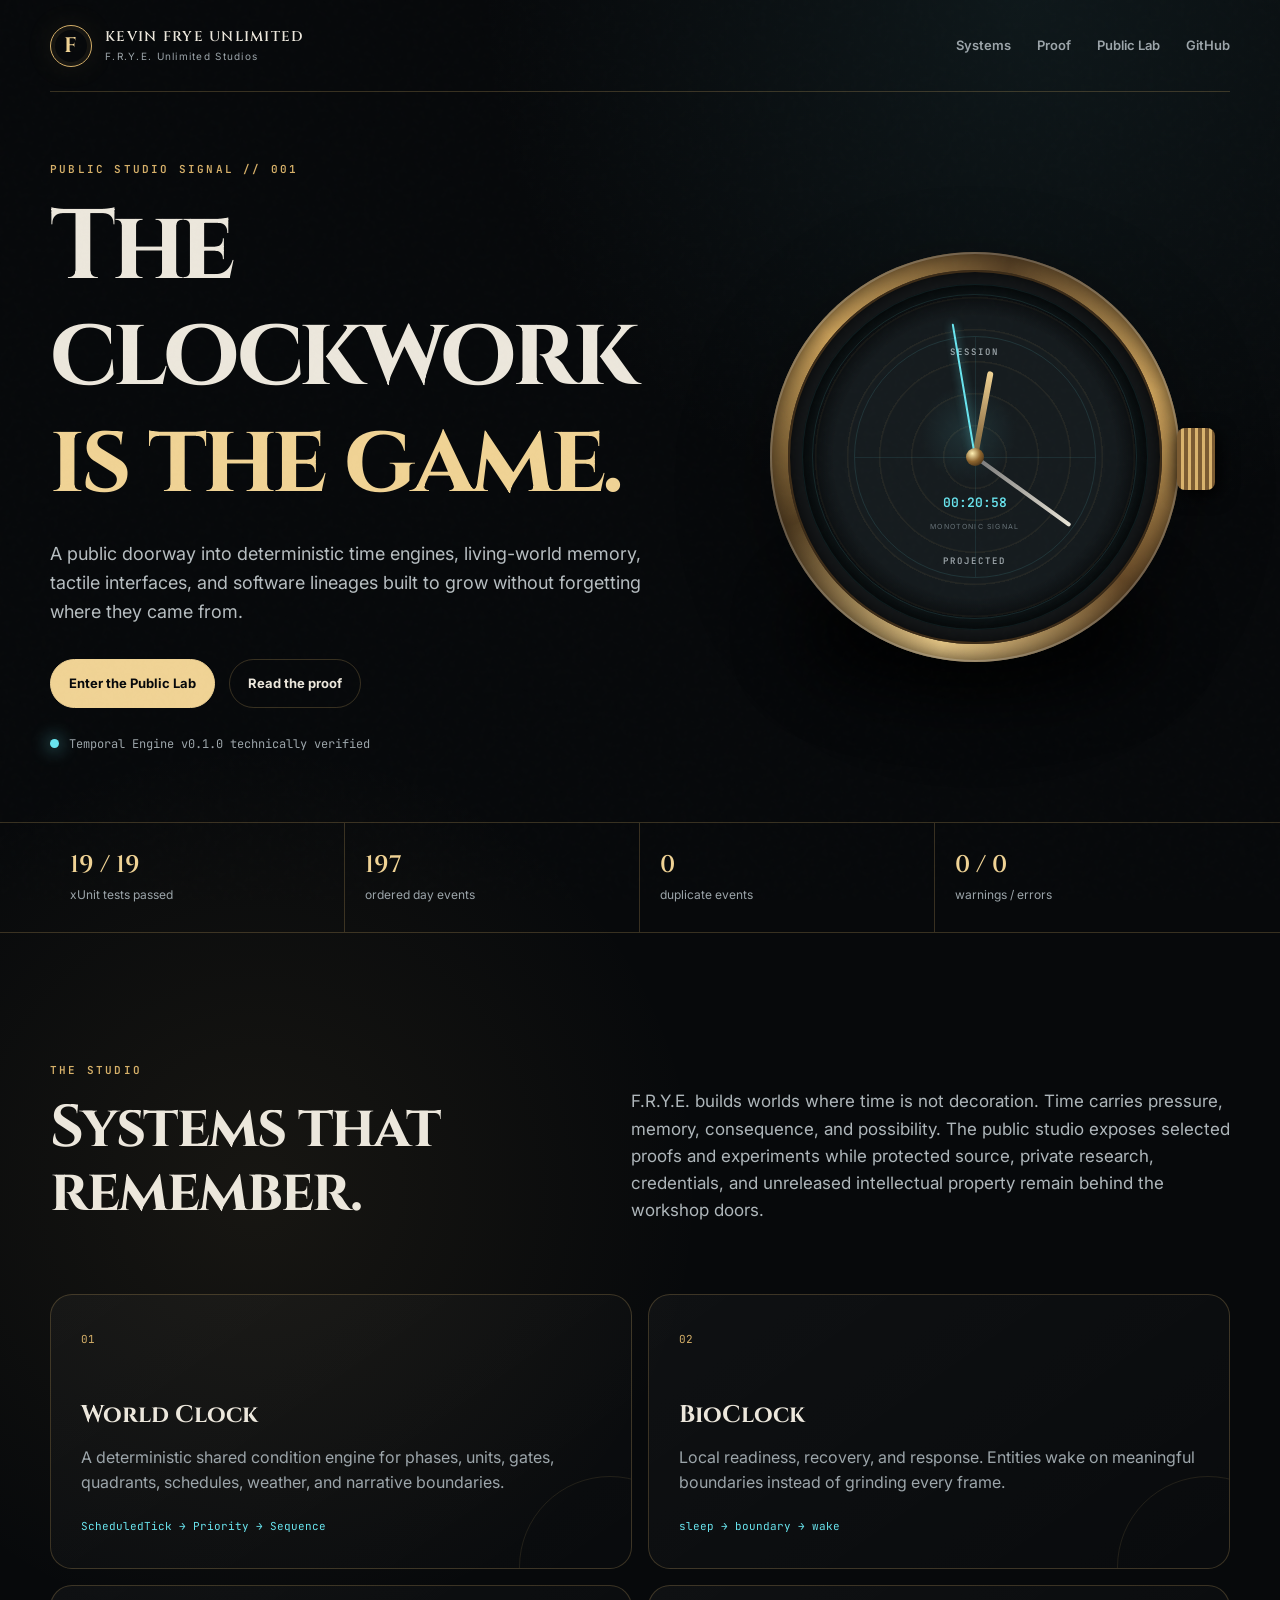
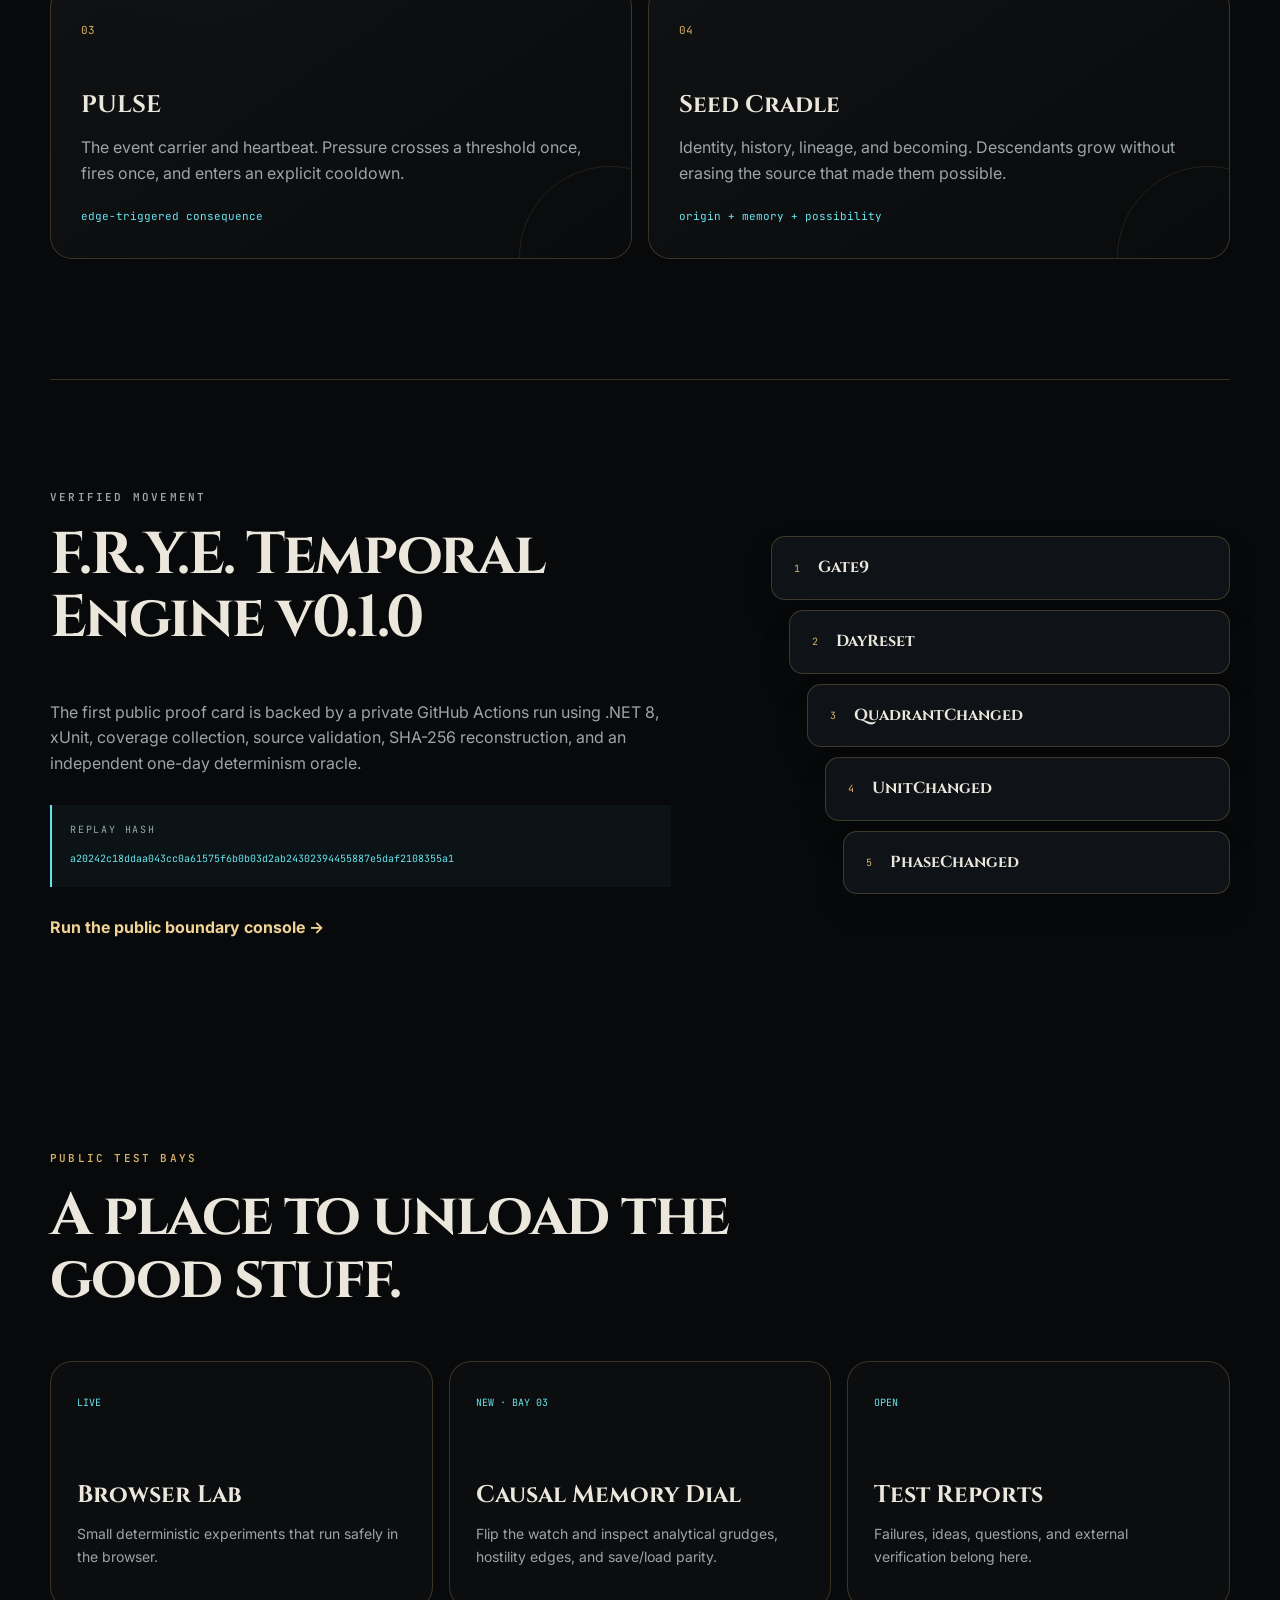
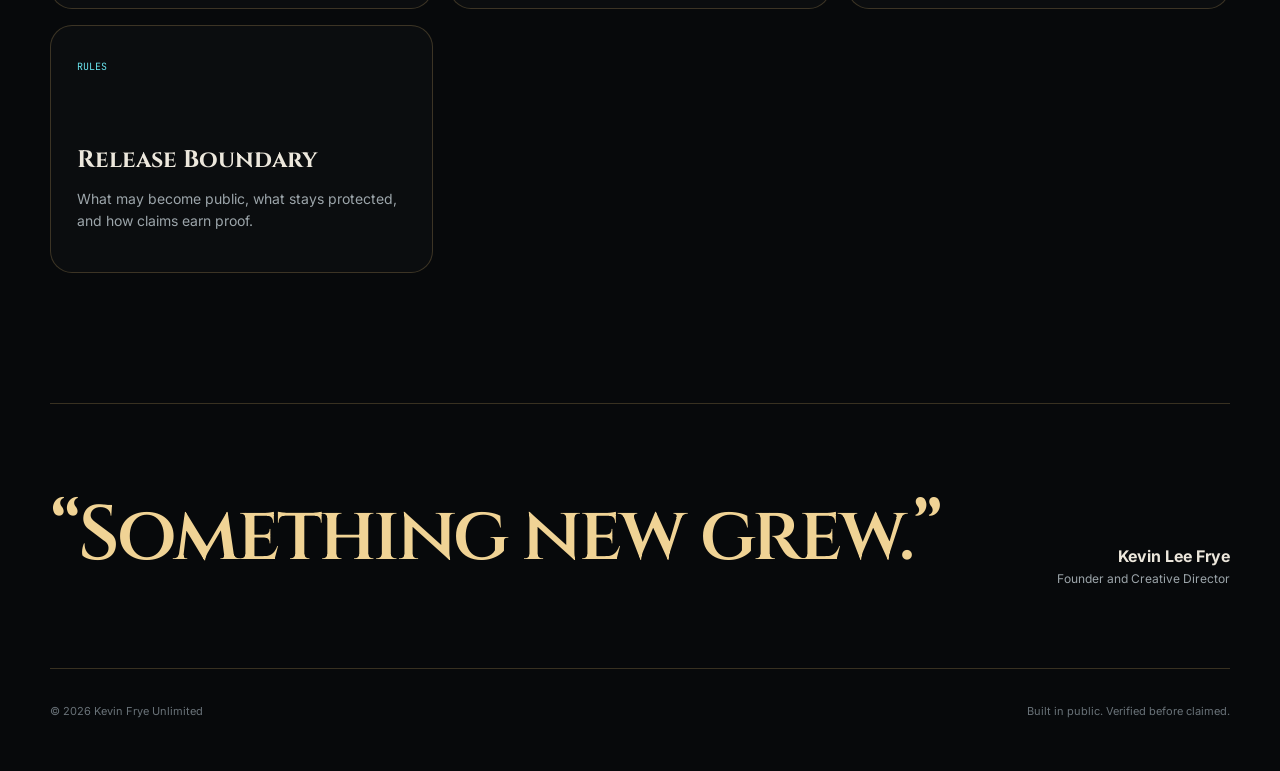
<file: index.html>
<!doctype html>
<html lang="en">
<head>
  <meta charset="utf-8">
  <meta name="viewport" content="width=device-width, initial-scale=1">
  <meta name="description" content="Kevin Frye Unlimited and F.R.Y.E. Unlimited Studios. Public experiments in deterministic time, living worlds, memory, and mechanical interfaces.">
  <meta name="theme-color" content="#07090b">
  <title>Kevin Frye Unlimited | F.R.Y.E. Unlimited Studios</title>
  <link rel="preconnect" href="https://fonts.googleapis.com">
  <link rel="preconnect" href="https://fonts.gstatic.com" crossorigin>
  <link href="https://fonts.googleapis.com/css2?family=Cinzel:wght@500;600;700&family=Inter:wght@400;500;600;700&family=JetBrains+Mono:wght@400;600&display=swap" rel="stylesheet">
  <link rel="stylesheet" href="assets/styles.css">
</head>
<body>
  <div class="page-noise" aria-hidden="true"></div>
  <header class="site-header">
    <a class="brand" href="#top" aria-label="Kevin Frye Unlimited home">
      <span class="brand-mark" aria-hidden="true">F</span>
      <span><strong>KEVIN FRYE UNLIMITED</strong><small>F.R.Y.E. Unlimited Studios</small></span>
    </a>
    <nav aria-label="Primary navigation">
      <a href="#systems">Systems</a>
      <a href="#proof">Proof</a>
      <a href="lab/">Public Lab</a>
      <a href="https://github.com/KevinLeeFrye/publicChatGPT">GitHub</a>
    </nav>
  </header>

  <main id="top">
    <section class="hero section-shell">
      <div class="hero-copy">
        <p class="eyebrow">PUBLIC STUDIO SIGNAL // 001</p>
        <h1>The clockwork<br><span>is the game.</span></h1>
        <p class="hero-lede">A public doorway into deterministic time engines, living-world memory, tactile interfaces, and software lineages built to grow without forgetting where they came from.</p>
        <div class="hero-actions">
          <a class="button primary" href="lab/">Enter the Public Lab</a>
          <a class="button ghost" href="#proof">Read the proof</a>
        </div>
        <div class="signal-line"><span class="signal-dot"></span><span>Temporal Engine v0.1.0 technically verified</span></div>
      </div>

      <div class="watch-stage" aria-label="Live mechanical time dial">
        <div class="watch-shadow"></div>
        <div class="watch-case">
          <div class="watch-crown" aria-hidden="true"></div>
          <div class="watch-bezel">
            <div class="watch-dial">
              <div class="dial-grid" aria-hidden="true"></div>
              <div class="dial-label north">SESSION</div>
              <div class="dial-label south">PROJECTED</div>
              <div class="ticks" aria-hidden="true"></div>
              <div class="hand hand-hour" id="hourHand"></div>
              <div class="hand hand-minute" id="minuteHand"></div>
              <div class="hand hand-second" id="secondHand"></div>
              <div class="pin"></div>
              <div class="watch-readout"><span id="liveTime">00:00:00</span><small>MONOTONIC SIGNAL</small></div>
              <div class="pressure-orbit" aria-hidden="true"></div>
            </div>
          </div>
        </div>
      </div>
    </section>

    <section class="proof-strip" aria-label="Verified engine metrics">
      <div><strong>19 / 19</strong><span>xUnit tests passed</span></div>
      <div><strong>197</strong><span>ordered day events</span></div>
      <div><strong>0</strong><span>duplicate events</span></div>
      <div><strong>0 / 0</strong><span>warnings / errors</span></div>
    </section>

    <section class="section-shell studio-intro" id="systems">
      <div><p class="eyebrow">THE STUDIO</p><h2>Systems that remember.</h2></div>
      <p>F.R.Y.E. builds worlds where time is not decoration. Time carries pressure, memory, consequence, and possibility. The public studio exposes selected proofs and experiments while protected source, private research, credentials, and unreleased intellectual property remain behind the workshop doors.</p>
    </section>

    <section class="section-shell system-grid">
      <article class="system-card"><span class="card-index">01</span><h3>World Clock</h3><p>A deterministic shared condition engine for phases, units, gates, quadrants, schedules, weather, and narrative boundaries.</p><code>ScheduledTick → Priority → Sequence</code></article>
      <article class="system-card"><span class="card-index">02</span><h3>BioClock</h3><p>Local readiness, recovery, and response. Entities wake on meaningful boundaries instead of grinding every frame.</p><code>sleep → boundary → wake</code></article>
      <article class="system-card"><span class="card-index">03</span><h3>PULSE</h3><p>The event carrier and heartbeat. Pressure crosses a threshold once, fires once, and enters an explicit cooldown.</p><code>edge-triggered consequence</code></article>
      <article class="system-card"><span class="card-index">04</span><h3>Seed Cradle</h3><p>Identity, history, lineage, and becoming. Descendants grow without erasing the source that made them possible.</p><code>origin + memory + possibility</code></article>
    </section>

    <section class="section-shell proof-section" id="proof">
      <div class="proof-copy">
        <p class="eyebrow">VERIFIED MOVEMENT</p>
        <h2>F.R.Y.E. Temporal Engine v0.1.0</h2>
        <p>The first public proof card is backed by a private GitHub Actions run using .NET 8, xUnit, coverage collection, source validation, SHA-256 reconstruction, and an independent one-day determinism oracle.</p>
        <div class="hash-box"><span>REPLAY HASH</span><code>a20242c18ddaa043cc0a61575f6b0b03d2ab24302394455887e5daf2108355a1</code></div>
        <a class="text-link" href="lab/">Run the public boundary console →</a>
      </div>
      <div class="event-stack" aria-label="Verified day boundary order">
        <div><span>1</span><strong>Gate9</strong></div><div><span>2</span><strong>DayReset</strong></div><div><span>3</span><strong>QuadrantChanged</strong></div><div><span>4</span><strong>UnitChanged</strong></div><div><span>5</span><strong>PhaseChanged</strong></div>
      </div>
    </section>

    <section class="section-shell bays-section">
      <div class="section-heading"><p class="eyebrow">PUBLIC TEST BAYS</p><h2>A place to unload the good stuff.</h2></div>
      <div class="bay-grid">
        <a class="bay-card" href="lab/"><span>LIVE</span><h3>Browser Lab</h3><p>Small deterministic experiments that run safely in the browser.</p></a>
        <a class="bay-card" href="lab/bay-03/"><span>NEW · BAY 03</span><h3>Causal Memory Dial</h3><p>Flip the watch and inspect analytical grudges, hostility edges, and save/load parity.</p></a>
        <a class="bay-card" href="https://github.com/KevinLeeFrye/publicChatGPT/issues"><span>OPEN</span><h3>Test Reports</h3><p>Failures, ideas, questions, and external verification belong here.</p></a>
        <a class="bay-card" href="PUBLIC_RELEASE_POLICY.md"><span>RULES</span><h3>Release Boundary</h3><p>What may become public, what stays protected, and how claims earn proof.</p></a>
      </div>
    </section>

    <section class="section-shell founder-section">
      <blockquote>“Something new grew.”</blockquote>
      <div><strong>Kevin Lee Frye</strong><span>Founder and Creative Director</span></div>
    </section>
  </main>

  <footer><span>© <span id="year"></span> Kevin Frye Unlimited</span><span>Built in public. Verified before claimed.</span></footer>
  <script src="assets/app.js"></script>
</body>
</html>
</file>
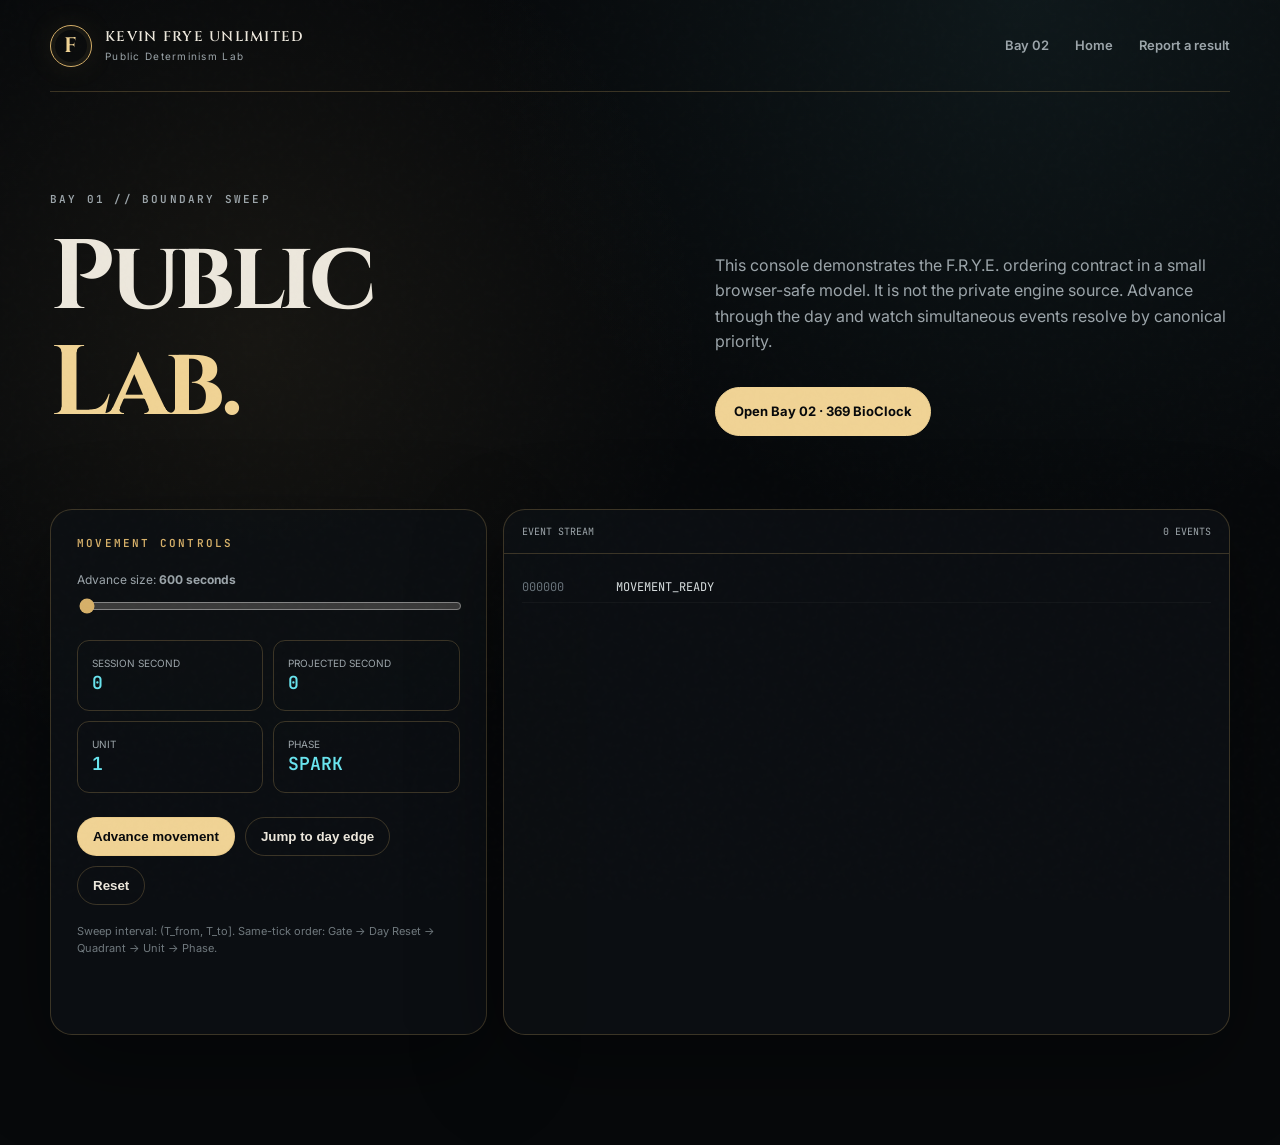
<file: lab/index.html>
<!doctype html>
<html lang="en">
<head>
  <meta charset="utf-8">
  <meta name="viewport" content="width=device-width, initial-scale=1">
  <meta name="theme-color" content="#07090b">
  <title>Public Lab | Kevin Frye Unlimited</title>
  <link rel="preconnect" href="https://fonts.googleapis.com">
  <link rel="preconnect" href="https://fonts.gstatic.com" crossorigin>
  <link href="https://fonts.googleapis.com/css2?family=Cinzel:wght@500;600;700&family=Inter:wght@400;500;600;700&family=JetBrains+Mono:wght@400;600&display=swap" rel="stylesheet">
  <link rel="stylesheet" href="../assets/styles.css">
</head>
<body class="lab-page">
  <div class="page-noise" aria-hidden="true"></div>
  <header class="site-header">
    <a class="brand" href="../"><span class="brand-mark" aria-hidden="true">F</span><span><strong>KEVIN FRYE UNLIMITED</strong><small>Public Determinism Lab</small></span></a>
    <nav><a href="bay-02/">Bay 02</a><a href="../">Home</a><a href="https://github.com/KevinLeeFrye/publicChatGPT/issues">Report a result</a></nav>
  </header>

  <main class="lab-shell">
    <section class="lab-hero">
      <div><p class="eyebrow">BAY 01 // BOUNDARY SWEEP</p><h1>Public<br><span>Lab.</span></h1></div>
      <div>
        <p>This console demonstrates the F.R.Y.E. ordering contract in a small browser-safe model. It is not the private engine source. Advance through the day and watch simultaneous events resolve by canonical priority.</p>
        <div class="hero-actions"><a class="button primary" href="bay-02/">Open Bay 02 · 369 BioClock</a></div>
      </div>
    </section>

    <section class="console-layout">
      <aside class="control-panel">
        <p class="eyebrow">MOVEMENT CONTROLS</p>
        <label for="stepSize">Advance size: <strong id="stepLabel">600 seconds</strong></label>
        <input id="stepSize" type="range" min="600" max="21600" step="600" value="600">
        <div class="metric-pair">
          <div class="metric"><span>SESSION SECOND</span><strong id="sessionValue">0</strong></div>
          <div class="metric"><span>PROJECTED SECOND</span><strong id="projectedValue">0</strong></div>
          <div class="metric"><span>UNIT</span><strong id="unitValue">1</strong></div>
          <div class="metric"><span>PHASE</span><strong id="phaseValue">SPARK</strong></div>
        </div>
        <div class="console-actions"><button class="primary" id="advanceButton">Advance movement</button><button id="dayButton">Jump to day edge</button><button id="resetButton">Reset</button></div>
        <p class="lab-note">Sweep interval: (T_from, T_to]. Same-tick order: Gate → Day Reset → Quadrant → Unit → Phase.</p>
      </aside>
      <section class="console-panel" aria-live="polite">
        <div class="console-head"><span>EVENT STREAM</span><span id="eventCount">0 EVENTS</span></div>
        <div class="console-log" id="consoleLog"></div>
      </section>
    </section>
  </main>
  <script src="lab.js"></script>
</body>
</html>
</file>
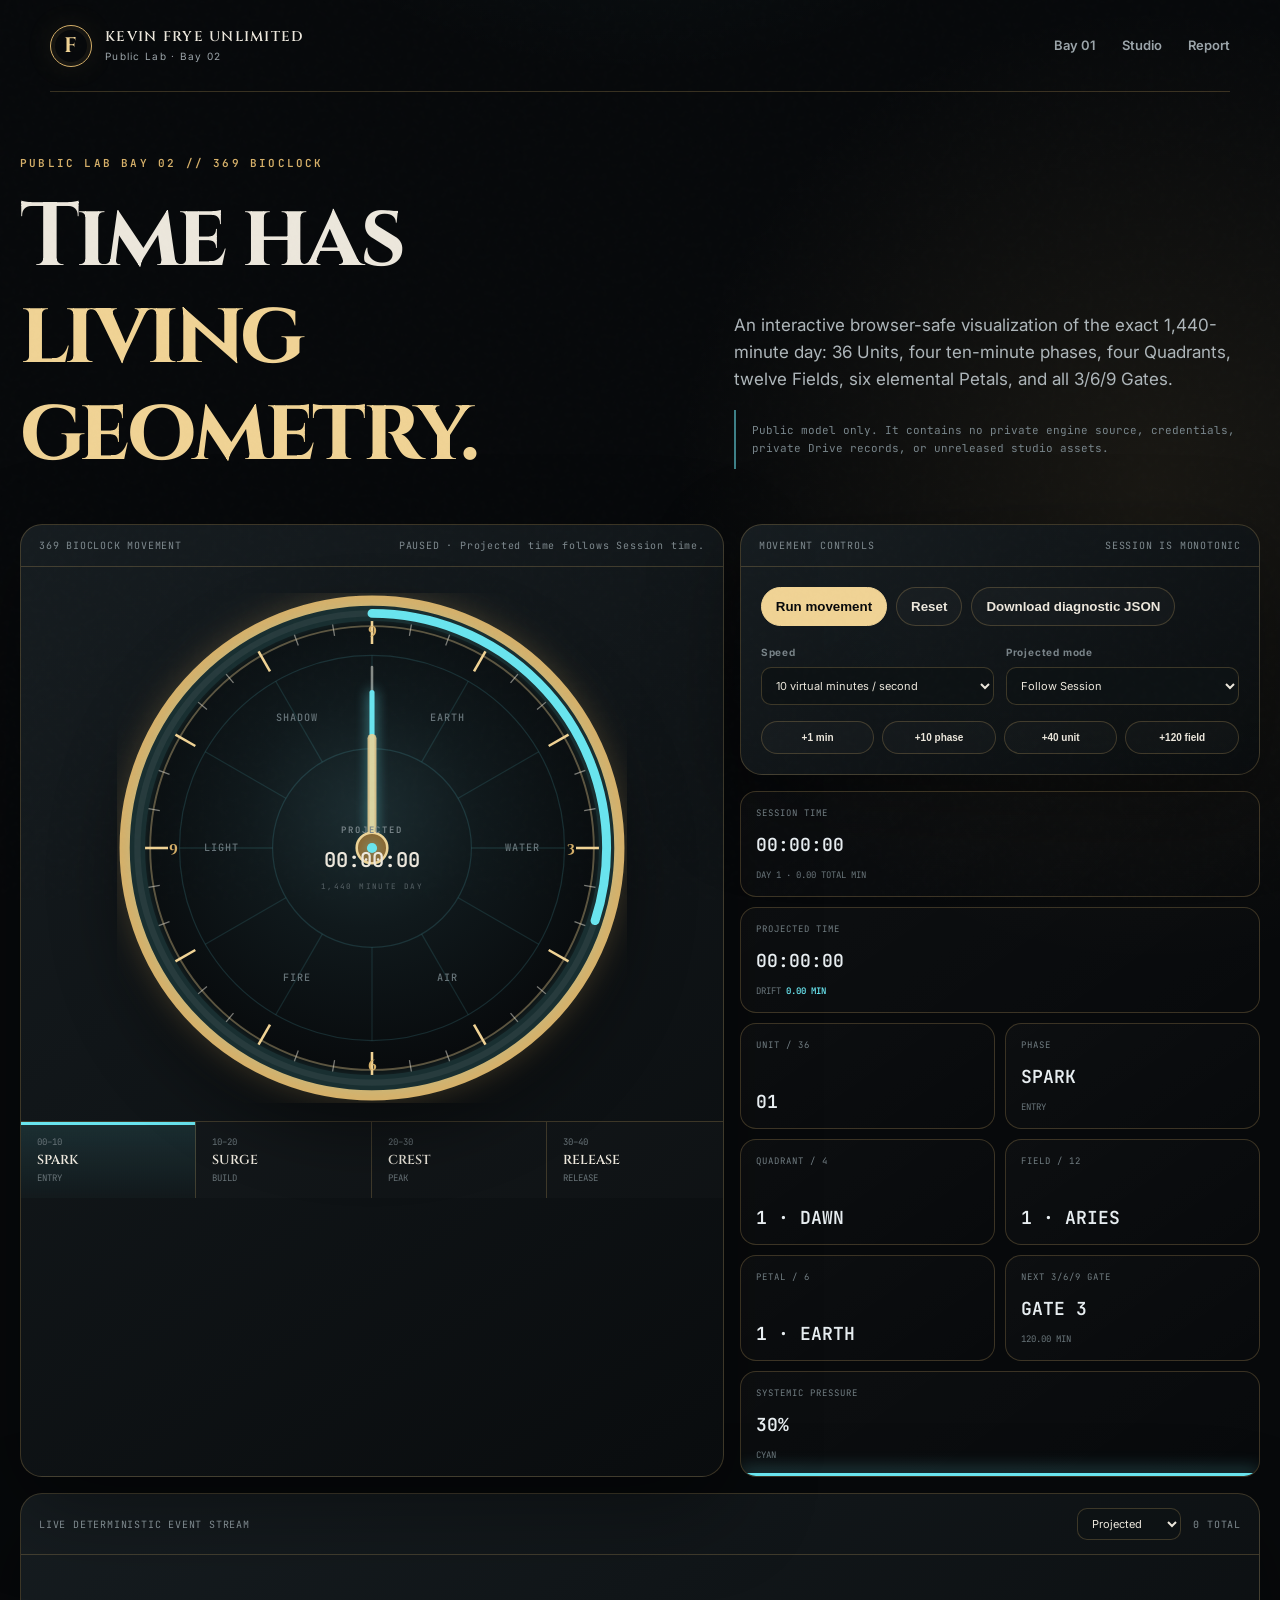
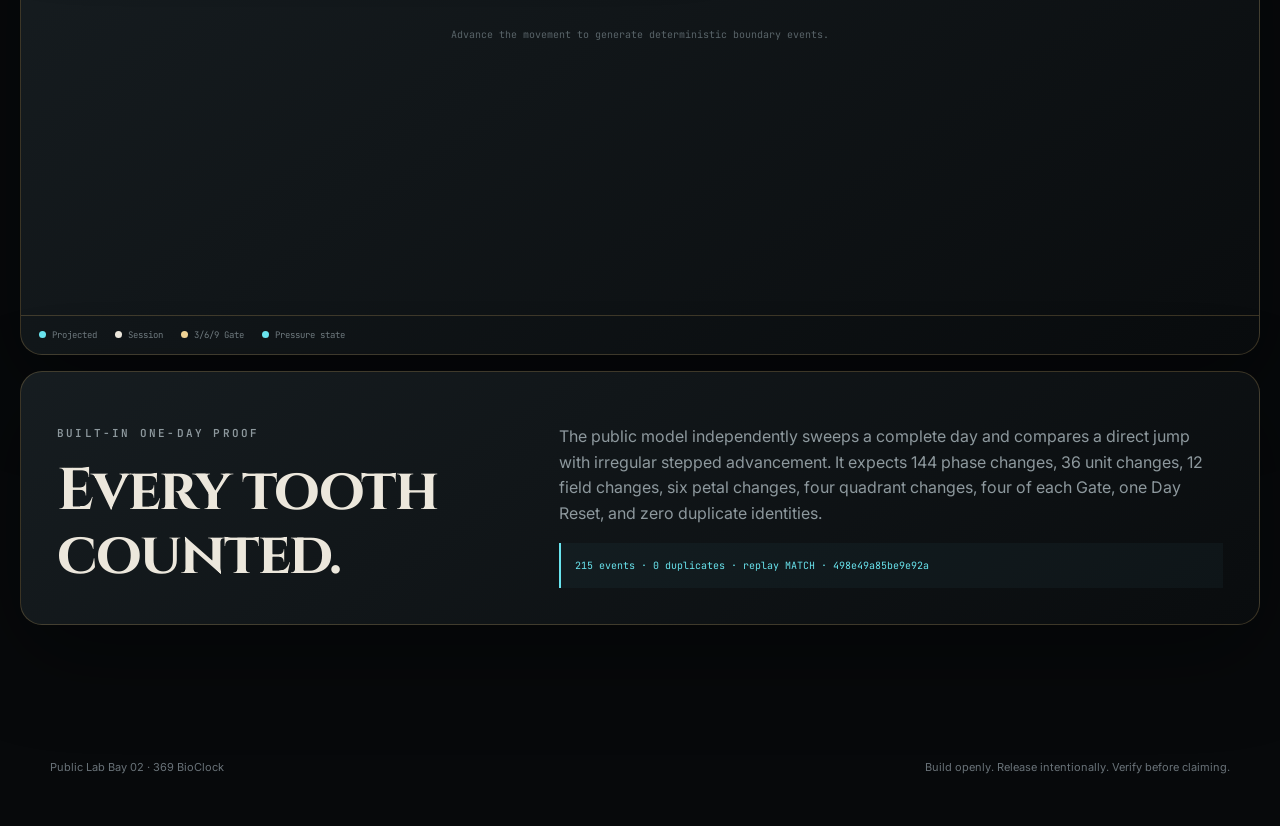
<file: lab/bay-02/index.html>
<!doctype html>
<html lang="en">
<head>
  <meta charset="utf-8">
  <meta name="viewport" content="width=device-width, initial-scale=1">
  <meta name="description" content="Interactive public 369 BioClock visualization from Kevin Frye Unlimited and F.R.Y.E. Unlimited Studios.">
  <meta name="theme-color" content="#07090b">
  <title>369 BioClock | Public Lab Bay 02</title>
  <link rel="preconnect" href="https://fonts.googleapis.com">
  <link rel="preconnect" href="https://fonts.gstatic.com" crossorigin>
  <link href="https://fonts.googleapis.com/css2?family=Cinzel:wght@500;600;700&family=Inter:wght@400;500;600;700&family=JetBrains+Mono:wght@400;500;600&display=swap" rel="stylesheet">
  <link rel="stylesheet" href="../../assets/styles.css">
  <link rel="stylesheet" href="bioclock.css">
</head>
<body class="bio-page">
  <div class="page-noise" aria-hidden="true"></div>
  <header class="site-header">
    <a class="brand" href="../../" aria-label="Kevin Frye Unlimited home">
      <span class="brand-mark" aria-hidden="true">F</span>
      <span><strong>KEVIN FRYE UNLIMITED</strong><small>Public Lab · Bay 02</small></span>
    </a>
    <nav aria-label="BioClock navigation">
      <a href="../">Bay 01</a>
      <a href="../../">Studio</a>
      <a href="https://github.com/KevinLeeFrye/publicChatGPT/issues">Report</a>
    </nav>
  </header>

  <main class="bio-shell">
    <section class="bio-hero">
      <div>
        <p class="eyebrow">PUBLIC LAB BAY 02 // 369 BIOCLOCK</p>
        <h1>Time has<br><span>living geometry.</span></h1>
      </div>
      <div class="bio-intro">
        <p>An interactive browser-safe visualization of the exact 1,440-minute day: 36 Units, four ten-minute phases, four Quadrants, twelve Fields, six elemental Petals, and all 3/6/9 Gates.</p>
        <p class="privacy-note">Public model only. It contains no private engine source, credentials, private Drive records, or unreleased studio assets.</p>
      </div>
    </section>

    <section class="bio-grid">
      <article class="dial-card">
        <div class="card-head">
          <span>369 BIOCLOCK MOVEMENT</span>
          <span id="statusText">PAUSED · Projected time follows Session time.</span>
        </div>
        <div class="dial-wrap">
          <svg class="bio-dial" viewBox="0 0 400 400" role="img" aria-labelledby="dialTitle dialDescription">
            <title id="dialTitle">F.R.Y.E. 369 BioClock</title>
            <desc id="dialDescription">A circular 24-hour dial with 36 units, twelve fields, six petals, Session and Projected hands, and pressure ring.</desc>
            <defs>
              <radialGradient id="dialFace" cx="48%" cy="42%" r="62%">
                <stop offset="0%" stop-color="#1c2d31"/>
                <stop offset="42%" stop-color="#10191c"/>
                <stop offset="100%" stop-color="#07090b"/>
              </radialGradient>
              <filter id="softGlow" x="-70%" y="-70%" width="240%" height="240%">
                <feGaussianBlur stdDeviation="5" result="blur"/>
                <feMerge><feMergeNode in="blur"/><feMergeNode in="SourceGraphic"/></feMerge>
              </filter>
            </defs>
            <circle cx="200" cy="200" r="194" class="case-ring"/>
            <circle cx="200" cy="200" r="184" class="pressure-glow" id="pressureGlow"/>
            <circle cx="200" cy="200" r="184" class="pressure-track"/>
            <circle cx="200" cy="200" r="184" class="pressure-fill" id="pressureFill" transform="rotate(-90 200 200)"/>
            <circle cx="200" cy="200" r="174" fill="url(#dialFace)" class="dial-face"/>
            <circle cx="200" cy="200" r="151" class="field-ring"/>
            <circle cx="200" cy="200" r="78" class="core-ring"/>
            <g id="unitTicks"></g>
            <g id="fieldTicks"></g>
            <g id="petalLabels"></g>
            <g class="gate-labels" aria-hidden="true">
              <text x="200" y="34">9</text>
              <text x="356" y="205">3</text>
              <text x="200" y="374">6</text>
              <text x="44" y="205">9</text>
            </g>
            <line x1="200" y1="200" x2="200" y2="58" class="dial-hand session" id="sessionHand"/>
            <line x1="200" y1="200" x2="200" y2="78" class="dial-hand projected" id="projectedHand"/>
            <line x1="200" y1="200" x2="200" y2="114" class="dial-hand unit" id="unitHand"/>
            <circle cx="200" cy="200" r="12" class="dial-pin"/>
            <circle cx="200" cy="200" r="4" class="dial-jewel"/>
            <text x="200" y="188" class="dial-kicker">PROJECTED</text>
            <text x="200" y="215" class="dial-time" id="dialMinute">00:00:00</text>
            <text x="200" y="232" class="dial-sub">1,440 MINUTE DAY</text>
          </svg>
        </div>
        <div class="phase-track" id="phaseTrack" aria-label="Four ten-minute phases">
          <div class="phase-cell active"><span>00–10</span><strong>SPARK</strong><small>ENTRY</small></div>
          <div class="phase-cell"><span>10–20</span><strong>SURGE</strong><small>BUILD</small></div>
          <div class="phase-cell"><span>20–30</span><strong>CREST</strong><small>PEAK</small></div>
          <div class="phase-cell"><span>30–40</span><strong>RELEASE</strong><small>RELEASE</small></div>
        </div>
      </article>

      <aside class="bio-side">
        <section class="control-card">
          <div class="card-head"><span>MOVEMENT CONTROLS</span><span>SESSION IS MONOTONIC</span></div>
          <div class="control-body">
            <div class="control-row primary-controls">
              <button id="runButton" class="bio-button primary">Run movement</button>
              <button id="resetButton" class="bio-button">Reset</button>
              <button id="downloadButton" class="bio-button">Download diagnostic JSON</button>
            </div>
            <div class="control-pair">
              <label>Speed
                <select id="speedSelect">
                  <option value="1">1 virtual minute / second</option>
                  <option value="10" selected>10 virtual minutes / second</option>
                  <option value="40">40 virtual minutes / second</option>
                  <option value="120">120 virtual minutes / second</option>
                  <option value="600">600 virtual minutes / second</option>
                </select>
              </label>
              <label>Projected mode
                <select id="projectionMode">
                  <option value="follow">Follow Session</option>
                  <option value="freeze">Freeze Projected</option>
                  <option value="release-loop">Loop Release Ten</option>
                </select>
              </label>
            </div>
            <div class="step-grid" aria-label="Manual time steps">
              <button data-step="1">+1 min</button>
              <button data-step="10">+10 phase</button>
              <button data-step="40">+40 unit</button>
              <button data-step="120">+120 field</button>
            </div>
          </div>
        </section>

        <section class="metric-grid" aria-label="BioClock state">
          <div class="bio-metric wide"><span>SESSION TIME</span><strong id="sessionMinute">00:00:00</strong><small id="sessionDay">DAY 1 · 0.00 TOTAL MIN</small></div>
          <div class="bio-metric wide"><span>PROJECTED TIME</span><strong id="projectedMinute">00:00:00</strong><small>DRIFT <b id="driftValue">0.00 MIN</b></small></div>
          <div class="bio-metric"><span>UNIT / 36</span><strong id="unitValue">01</strong></div>
          <div class="bio-metric"><span>PHASE</span><strong id="phaseValue">SPARK</strong><small id="phaseAlias">ENTRY</small></div>
          <div class="bio-metric"><span>QUADRANT / 4</span><strong id="quadrantValue">1 · DAWN</strong></div>
          <div class="bio-metric"><span>FIELD / 12</span><strong id="fieldValue">1 · ARIES</strong></div>
          <div class="bio-metric"><span>PETAL / 6</span><strong id="petalValue">1 · EARTH</strong></div>
          <div class="bio-metric"><span>NEXT 3/6/9 GATE</span><strong id="gateValue">GATE 3</strong><small id="gateCountdown">120.00 MIN</small></div>
          <div class="bio-metric pressure-metric wide"><span>SYSTEMIC PRESSURE</span><strong id="pressureValue">18%</strong><small id="pressureBand">CYAN</small></div>
        </section>
      </aside>
    </section>

    <section class="stream-card">
      <div class="card-head stream-head">
        <span>LIVE DETERMINISTIC EVENT STREAM</span>
        <div>
          <select id="eventFilter" aria-label="Filter event stream">
            <option value="ALL">All clocks</option>
            <option value="PROJECTED" selected>Projected</option>
            <option value="SESSION">Session</option>
            <option value="CONTROL">Control</option>
            <option value="GATES">3/6/9 Gates</option>
          </select>
          <span id="eventCount">0 TOTAL</span>
        </div>
      </div>
      <div class="bio-event-log" id="eventLog" aria-live="polite"></div>
      <div class="stream-legend">
        <span><i class="legend-dot projected"></i>Projected</span>
        <span><i class="legend-dot session"></i>Session</span>
        <span><i class="legend-dot gate"></i>3/6/9 Gate</span>
        <span><i class="legend-dot pressure"></i>Pressure state</span>
      </div>
    </section>

    <section class="proof-card">
      <div><p class="eyebrow">BUILT-IN ONE-DAY PROOF</p><h2>Every tooth counted.</h2></div>
      <div>
        <p>The public model independently sweeps a complete day and compares a direct jump with irregular stepped advancement. It expects 144 phase changes, 36 unit changes, 12 field changes, six petal changes, four quadrant changes, four of each Gate, one Day Reset, and zero duplicate identities.</p>
        <code id="proofText">Preparing deterministic proof…</code>
      </div>
    </section>
  </main>

  <footer><span>Public Lab Bay 02 · 369 BioClock</span><span>Build openly. Release intentionally. Verify before claiming.</span></footer>
  <script type="module" src="app.mjs"></script>
</body>
</html>
</file>
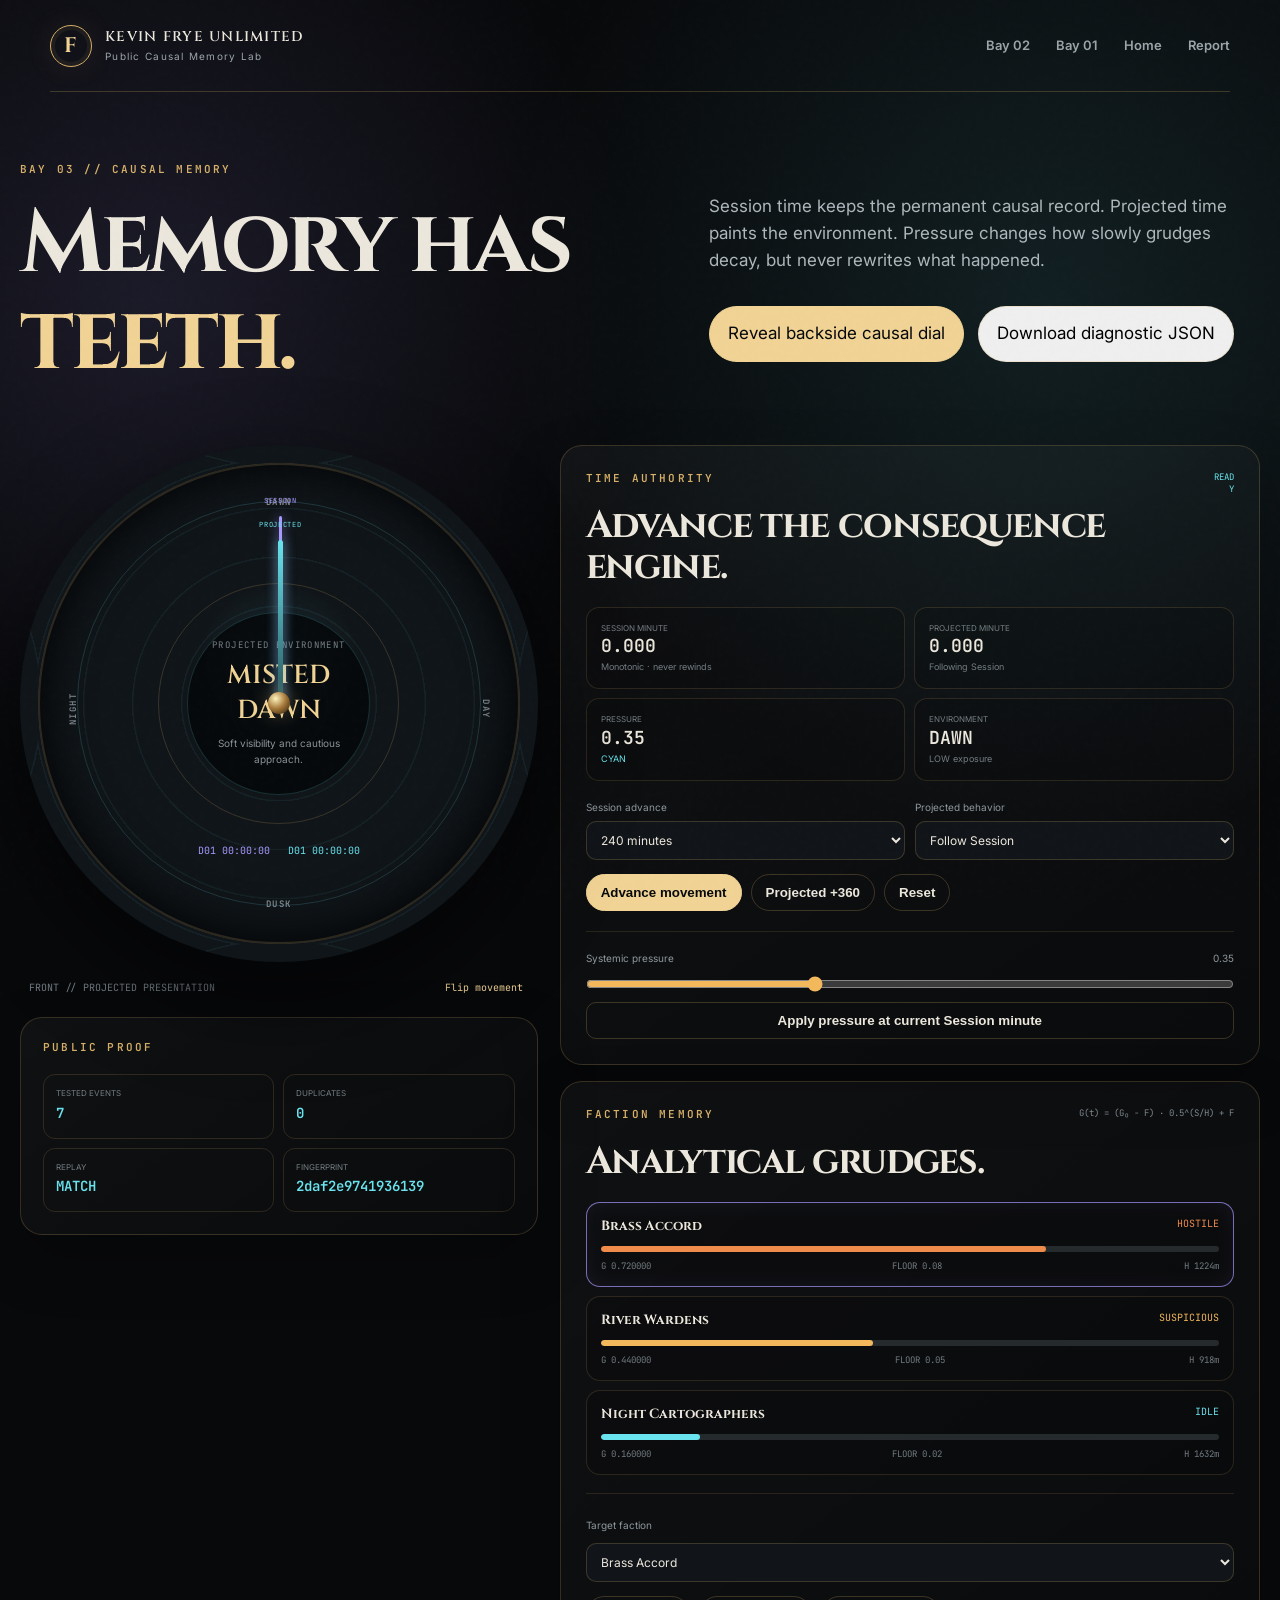
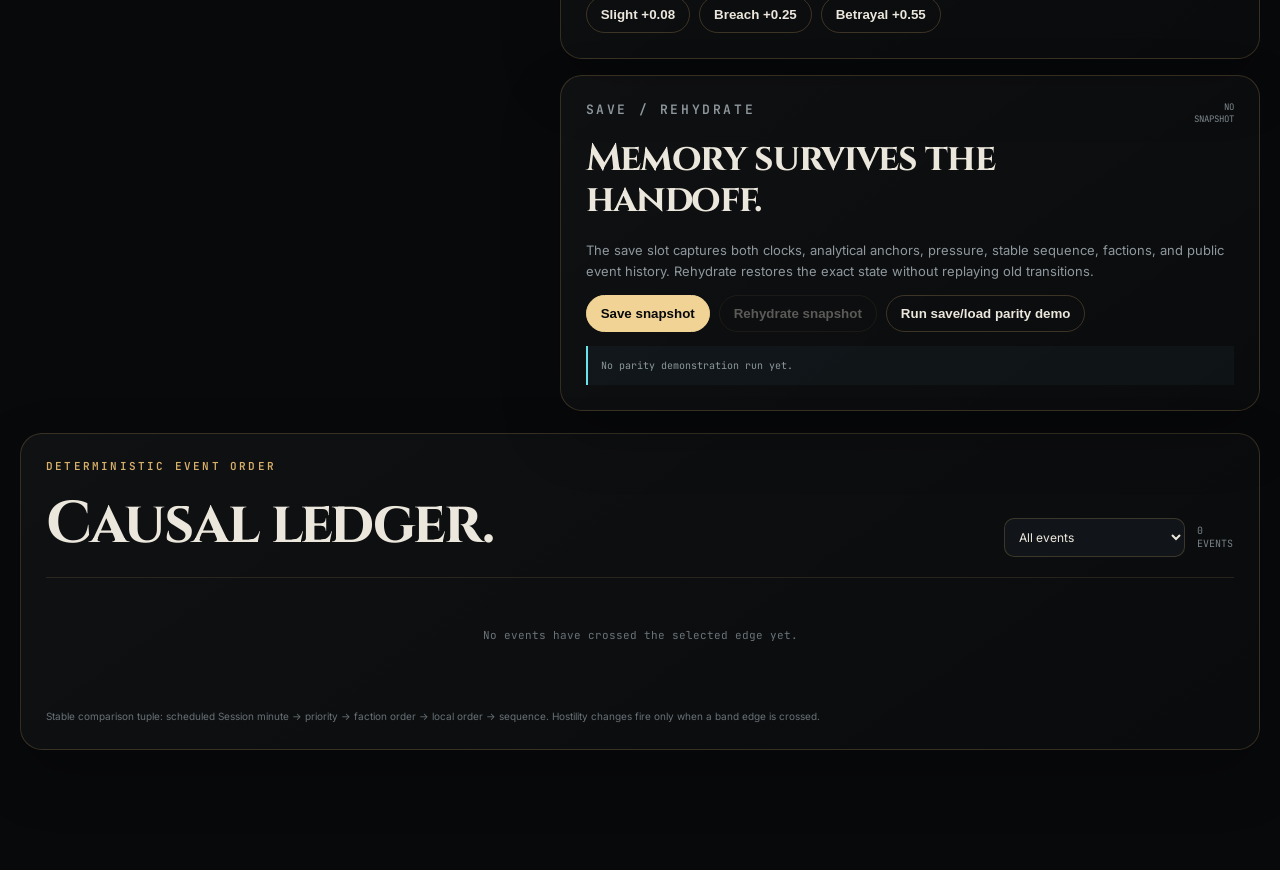
<file: lab/bay-03/index.html>
<!doctype html>
<html lang="en">
<head>
  <meta charset="utf-8">
  <meta name="viewport" content="width=device-width, initial-scale=1">
  <meta name="description" content="Public Lab Bay 03: deterministic causal memory and faction grudge dial by Kevin Frye Unlimited.">
  <meta name="theme-color" content="#08090b">
  <title>Bay 03 · Causal Memory | Kevin Frye Unlimited</title>
  <link rel="preconnect" href="https://fonts.googleapis.com">
  <link rel="preconnect" href="https://fonts.gstatic.com" crossorigin>
  <link href="https://fonts.googleapis.com/css2?family=Cinzel:wght@500;600;700&family=Inter:wght@400;500;600;700&family=JetBrains+Mono:wght@400;600&display=swap" rel="stylesheet">
  <link rel="stylesheet" href="../../assets/styles.css">
  <link rel="stylesheet" href="causal-memory.css">
</head>
<body class="causal-page">
  <div class="page-noise" aria-hidden="true"></div>
  <header class="site-header">
    <a class="brand" href="../../"><span class="brand-mark" aria-hidden="true">F</span><span><strong>KEVIN FRYE UNLIMITED</strong><small>Public Causal Memory Lab</small></span></a>
    <nav aria-label="Public lab navigation">
      <a href="../bay-02/">Bay 02</a>
      <a href="../">Bay 01</a>
      <a href="../../">Home</a>
      <a href="https://github.com/KevinLeeFrye/publicChatGPT/issues">Report</a>
    </nav>
  </header>

  <main class="causal-shell">
    <section class="causal-hero">
      <div>
        <p class="eyebrow">BAY 03 // CAUSAL MEMORY</p>
        <h1>Memory has<br><span>teeth.</span></h1>
      </div>
      <div class="hero-description">
        <p>Session time keeps the permanent causal record. Projected time paints the environment. Pressure changes how slowly grudges decay, but never rewrites what happened.</p>
        <div class="hero-actions">
          <button class="button primary" id="flipDialButton" type="button">Reveal backside causal dial</button>
          <button class="button ghost" id="downloadButton" type="button">Download diagnostic JSON</button>
        </div>
      </div>
    </section>

    <section class="causal-layout">
      <div class="dial-column">
        <div class="dial-card" id="dialCard">
          <div class="dial-face dial-front" aria-label="Projected environmental dial">
            <div class="front-orbit orbit-outer"></div>
            <div class="front-orbit orbit-inner"></div>
            <div class="quadrant-marks" aria-hidden="true"><span>DAWN</span><span>DAY</span><span>DUSK</span><span>NIGHT</span></div>
            <div class="environment-core">
              <small>PROJECTED ENVIRONMENT</small>
              <strong id="environmentName">MISTED DAWN</strong>
              <span id="environmentNote">Soft visibility and cautious approach.</span>
            </div>
            <div class="dial-hand session-hand" id="sessionHand"><i>SESSION</i></div>
            <div class="dial-hand projected-hand" id="projectedHand"><i>PROJECTED</i></div>
            <div class="center-jewel"></div>
            <div class="front-readout">
              <span id="sessionClock">0000:00</span>
              <span id="projectedClock">0000:00</span>
            </div>
          </div>

          <div class="dial-face dial-back" aria-label="Backside causal grudge dial">
            <div class="hostility-ring">
              <span class="band-label idle">IDLE</span>
              <span class="band-label suspicious">SUSPICIOUS</span>
              <span class="band-label hostile">HOSTILE</span>
              <span class="band-label war">OPEN WAR</span>
            </div>
            <div class="memory-spring"></div>
            <div class="grudge-needle" id="grudgeNeedle"><span></span></div>
            <div class="center-jewel causal-jewel"></div>
            <div class="causal-readout">
              <small>ACTIVE FACTION</small>
              <strong id="activeFactionName">Brass Accord</strong>
              <span id="activeGrudge">0.720000</span>
              <b id="activeBand">HOSTILE</b>
            </div>
            <div class="pressure-halo" id="pressureHalo"></div>
          </div>
        </div>

        <div class="dial-caption">
          <span id="dialSideLabel">FRONT // PROJECTED PRESENTATION</span>
          <button type="button" id="flipSmallButton">Flip movement</button>
        </div>

        <section class="proof-card">
          <p class="eyebrow">PUBLIC PROOF</p>
          <div class="proof-grid">
            <div><span>TESTED EVENTS</span><strong id="proofEvents">7</strong></div>
            <div><span>DUPLICATES</span><strong id="proofDuplicates">0</strong></div>
            <div><span>REPLAY</span><strong id="proofReplay">MATCH</strong></div>
            <div><span>FINGERPRINT</span><code id="proofFingerprint">2daf2e9741936139</code></div>
          </div>
        </section>
      </div>

      <div class="instrument-column">
        <section class="instrument-panel controls-panel">
          <div class="panel-heading"><div><p class="eyebrow">TIME AUTHORITY</p><h2>Advance the consequence engine.</h2></div><span class="status-lamp" id="statusLamp">READY</span></div>

          <div class="clock-grid">
            <article><span>SESSION MINUTE</span><strong id="sessionMinute">0.000</strong><small>Monotonic · never rewinds</small></article>
            <article><span>PROJECTED MINUTE</span><strong id="projectedMinute">0.000</strong><small id="projectionModeLabel">Following Session</small></article>
            <article><span>PRESSURE</span><strong id="pressureValue">0.35</strong><small id="pressureBand">CYAN</small></article>
            <article><span>ENVIRONMENT</span><strong id="environmentQuadrant">DAWN</strong><small id="environmentExposure">LOW exposure</small></article>
          </div>

          <div class="control-row">
            <label>Session advance
              <select id="advanceSize">
                <option value="60">60 minutes</option>
                <option value="240" selected>240 minutes</option>
                <option value="720">720 minutes</option>
                <option value="1440">1,440 minutes</option>
              </select>
            </label>
            <label>Projected behavior
              <select id="projectionMode">
                <option value="follow">Follow Session</option>
                <option value="freeze">Freeze Projected</option>
              </select>
            </label>
          </div>
          <div class="action-row">
            <button class="primary-action" id="advanceButton" type="button">Advance movement</button>
            <button id="advanceProjectedButton" type="button">Projected +360</button>
            <button id="resetButton" type="button">Reset</button>
          </div>

          <div class="pressure-control">
            <div><label for="pressureSlider">Systemic pressure</label><span id="pressurePending">0.35</span></div>
            <input id="pressureSlider" type="range" min="0" max="1" step="0.01" value="0.35">
            <button id="applyPressureButton" type="button">Apply pressure at current Session minute</button>
          </div>
        </section>

        <section class="instrument-panel faction-panel">
          <div class="panel-heading"><div><p class="eyebrow">FACTION MEMORY</p><h2>Analytical grudges.</h2></div><span>G(t) = (G₀ − F) · 0.5^(S/H) + F</span></div>
          <div class="faction-grid" id="factionGrid"></div>
          <div class="incident-console">
            <label for="factionSelect">Target faction</label>
            <select id="factionSelect"></select>
            <div class="incident-buttons">
              <button data-amount="0.08" data-label="Public slight" type="button">Slight +0.08</button>
              <button data-amount="0.25" data-label="Broken agreement" type="button">Breach +0.25</button>
              <button data-amount="0.55" data-label="Major betrayal" type="button">Betrayal +0.55</button>
            </div>
          </div>
        </section>

        <section class="instrument-panel snapshot-panel">
          <div class="panel-heading"><div><p class="eyebrow">SAVE / REHYDRATE</p><h2>Memory survives the handoff.</h2></div><code id="snapshotFingerprint">NO SNAPSHOT</code></div>
          <p>The save slot captures both clocks, analytical anchors, pressure, stable sequence, factions, and public event history. Rehydrate restores the exact state without replaying old transitions.</p>
          <div class="action-row">
            <button class="primary-action" id="saveButton" type="button">Save snapshot</button>
            <button id="restoreButton" type="button" disabled>Rehydrate snapshot</button>
            <button id="parityButton" type="button">Run save/load parity demo</button>
          </div>
          <div class="parity-result" id="parityResult">No parity demonstration run yet.</div>
        </section>
      </div>
    </section>

    <section class="event-section">
      <div class="event-heading">
        <div><p class="eyebrow">DETERMINISTIC EVENT ORDER</p><h2>Causal ledger.</h2></div>
        <div class="event-tools">
          <select id="eventFilter" aria-label="Filter event stream">
            <option value="all">All events</option>
            <option value="HostilityBandChanged">Hostility edges</option>
            <option value="MemoryIncident">Incidents</option>
            <option value="PressureChanged">Pressure</option>
            <option value="ProjectedEnvironmentChanged">Environment</option>
          </select>
          <span id="eventCount">0 EVENTS</span>
        </div>
      </div>
      <div class="event-ledger" id="eventLedger" aria-live="polite"></div>
      <p class="ordering-note">Stable comparison tuple: scheduled Session minute → priority → faction order → local order → sequence. Hostility changes fire only when a band edge is crossed.</p>
    </section>
  </main>

  <script type="module" src="app.mjs"></script>
</body>
</html>
</file>
<file: assets/styles.css>
:root{--ink:#07090b;--panel:rgba(18,23,27,.82);--line:rgba(214,176,105,.24);--brass:#d6b069;--brass-light:#f0d395;--cyan:#69e4ee;--paper:#ece7dc;--muted:#9ca5aa;--crimson:#ee5d5d;--radius:22px;--shadow:0 30px 90px rgba(0,0,0,.38)}*{box-sizing:border-box}html{scroll-behavior:smooth}body{margin:0;color:var(--paper);background:radial-gradient(circle at 80% 0%,rgba(70,134,142,.12),transparent 34rem),radial-gradient(circle at 20% 30%,rgba(214,176,105,.08),transparent 28rem),var(--ink);font-family:Inter,system-ui,sans-serif;line-height:1.6;min-height:100vh;overflow-x:hidden}a{color:inherit}.page-noise{position:fixed;inset:0;pointer-events:none;opacity:.15;z-index:10;background-image:url("data:image/svg+xml,%3Csvg viewBox='0 0 180 180' xmlns='http://www.w3.org/2000/svg'%3E%3Cfilter id='n'%3E%3CfeTurbulence type='fractalNoise' baseFrequency='.82' numOctaves='3' stitchTiles='stitch'/%3E%3C/filter%3E%3Crect width='100%25' height='100%25' filter='url(%23n)' opacity='.08'/%3E%3C/svg%3E")}.site-header{width:min(1180px,calc(100% - 36px));margin:0 auto;min-height:92px;display:flex;justify-content:space-between;align-items:center;gap:30px;border-bottom:1px solid var(--line)}.brand{text-decoration:none;display:flex;align-items:center;gap:13px;letter-spacing:.08em}.brand-mark{width:42px;height:42px;border:1px solid var(--brass);border-radius:50%;display:grid;place-items:center;color:var(--brass-light);font:700 21px Cinzel,serif;box-shadow:inset 0 0 0 4px rgba(214,176,105,.07),0 0 30px rgba(214,176,105,.09)}.brand strong,.brand small{display:block}.brand strong{font:600 14px Cinzel,serif}.brand small{color:var(--muted);font-size:10px;margin-top:2px}nav{display:flex;gap:26px}nav a{color:var(--muted);text-decoration:none;font-size:13px;font-weight:600}nav a:hover{color:var(--paper)}.section-shell{width:min(1180px,calc(100% - 36px));margin-inline:auto}.hero{min-height:720px;display:grid;grid-template-columns:1.08fr .92fr;align-items:center;gap:70px;padding-block:70px}.eyebrow{color:var(--brass);font:600 11px JetBrains Mono,monospace;letter-spacing:.2em;text-transform:uppercase;margin:0 0 20px}h1,h2,h3{font-family:Cinzel,serif;line-height:1.08;margin-top:0}h1{font-size:clamp(58px,7.7vw,108px);letter-spacing:-.045em;margin-bottom:25px}h1 span{color:var(--brass-light)}h2{font-size:clamp(38px,4.6vw,64px);letter-spacing:-.035em}h3{font-size:24px}.hero-lede{max-width:660px;font-size:18px;color:#b7bec1}.hero-actions{display:flex;gap:14px;margin:32px 0 28px;flex-wrap:wrap}.button{text-decoration:none;padding:13px 18px;border-radius:999px;font-weight:700;font-size:13px;border:1px solid var(--line);transition:transform .2s ease,background .2s ease,border-color .2s ease}.button:hover{transform:translateY(-2px)}.button.primary{background:var(--brass-light);color:var(--ink);border-color:var(--brass-light)}.button.ghost:hover{border-color:var(--brass);background:rgba(214,176,105,.08)}.signal-line{display:flex;align-items:center;gap:10px;color:var(--muted);font:12px JetBrains Mono,monospace}.signal-dot{width:9px;height:9px;border-radius:50%;background:var(--cyan);box-shadow:0 0 18px var(--cyan);animation:pulse 2s infinite}@keyframes pulse{50%{opacity:.45;box-shadow:0 0 6px var(--cyan)}}.watch-stage{position:relative;min-height:520px;display:grid;place-items:center}.watch-shadow{position:absolute;width:70%;height:25%;bottom:4%;background:#000;filter:blur(34px);opacity:.75;border-radius:50%}.watch-case{width:min(410px,86vw);aspect-ratio:1;border-radius:50%;padding:18px;position:relative;background:conic-gradient(from 10deg,#5b4428,#d5aa60,#6b4d2a,#efd08d,#554023,#d5aa60,#5b4428);box-shadow:var(--shadow),inset 0 0 0 2px rgba(255,255,255,.2),inset 0 0 25px #2a1e10}.watch-crown{position:absolute;right:-35px;top:43%;width:38px;height:62px;border-radius:8px;background:repeating-linear-gradient(90deg,#7b5b32 0 4px,#d9b36d 4px 7px);box-shadow:4px 5px 18px #000}.watch-bezel{width:100%;height:100%;border-radius:50%;padding:14px;background:#171a1c;box-shadow:inset 0 0 25px #000,inset 0 0 0 2px #74542e}.watch-dial{width:100%;height:100%;border-radius:50%;position:relative;overflow:hidden;background:radial-gradient(circle at 48% 43%,rgba(105,228,238,.11),transparent 18%),repeating-radial-gradient(circle,transparent 0 30px,rgba(214,176,105,.07) 31px 32px),radial-gradient(circle,#161c1f 0 58%,#0b0e10 72%);box-shadow:inset 0 0 35px #000,inset 0 0 0 1px rgba(105,228,238,.18)}.dial-grid{position:absolute;inset:15%;border:1px solid rgba(105,228,238,.12);border-radius:50%}.dial-grid:before,.dial-grid:after{content:"";position:absolute;background:rgba(105,228,238,.09)}.dial-grid:before{width:1px;height:100%;left:50%}.dial-grid:after{height:1px;width:100%;top:50%}.dial-label{position:absolute;left:50%;transform:translateX(-50%);font:600 9px JetBrains Mono,monospace;letter-spacing:.22em;color:var(--muted)}.dial-label.north{top:18%}.dial-label.south{bottom:18%}.ticks{position:absolute;inset:7%;border-radius:50%;background:repeating-conic-gradient(from -1deg,rgba(240,211,149,.75) 0 .45deg,transparent .45deg 6deg);mask:radial-gradient(circle,transparent 0 85%,#000 86%)}.hand{position:absolute;left:50%;bottom:50%;transform-origin:50% 100%;border-radius:999px}.hand-hour{height:25%;width:6px;margin-left:-3px;background:linear-gradient(var(--brass-light),#75562f)}.hand-minute{height:34%;width:4px;margin-left:-2px;background:linear-gradient(#e9e4d7,#777)}.hand-second{height:39%;width:2px;margin-left:-1px;background:var(--cyan);box-shadow:0 0 8px rgba(105,228,238,.7)}.pin{position:absolute;width:18px;height:18px;border-radius:50%;left:calc(50% - 9px);top:calc(50% - 9px);background:radial-gradient(circle at 35% 30%,#fff0b4,#8d642e 48%,#23180d);z-index:4}.watch-readout{position:absolute;left:50%;bottom:27%;transform:translateX(-50%);text-align:center}.watch-readout span{display:block;font:600 13px JetBrains Mono,monospace;color:var(--cyan)}.watch-readout small{color:#667177;font-size:7px;letter-spacing:.17em}.pressure-orbit{position:absolute;inset:3%;border-radius:50%;border:1px solid rgba(105,228,238,.12);box-shadow:0 0 35px rgba(105,228,238,.05)}.proof-strip{border-block:1px solid var(--line);display:grid;grid-template-columns:repeat(4,1fr);width:100%;padding-inline:max(18px,calc((100vw - 1180px)/2))}.proof-strip div{padding:26px 20px;border-right:1px solid var(--line)}.proof-strip div:last-child{border-right:0}.proof-strip strong{display:block;color:var(--brass-light);font:600 24px Cinzel,serif}.proof-strip span{color:var(--muted);font-size:12px}.studio-intro{display:grid;grid-template-columns:.9fr 1.1fr;gap:90px;padding-block:130px 70px;align-items:end}.studio-intro h2{margin-bottom:0}.studio-intro>p{color:#aeb6ba;font-size:17px;margin:0}.system-grid{display:grid;grid-template-columns:repeat(2,1fr);gap:16px;padding-bottom:120px}.system-card{min-height:270px;padding:30px;border:1px solid var(--line);border-radius:var(--radius);background:linear-gradient(145deg,rgba(255,255,255,.035),rgba(255,255,255,.01));position:relative;overflow:hidden}.system-card:after{content:"";position:absolute;width:180px;height:180px;right:-70px;bottom:-90px;border:1px solid rgba(214,176,105,.12);border-radius:50%}.card-index{color:var(--brass);font:11px JetBrains Mono,monospace}.system-card h3{margin:52px 0 12px}.system-card p{color:var(--muted);max-width:520px}.system-card code{color:var(--cyan);font:11px JetBrains Mono,monospace}.proof-section{padding-block:110px;border-top:1px solid var(--line);display:grid;grid-template-columns:1.15fr .85fr;gap:100px;align-items:center}.proof-copy p{color:var(--muted)}.hash-box{margin:28px 0;padding:18px;border-left:2px solid var(--cyan);background:rgba(105,228,238,.045);overflow:hidden}.hash-box span{display:block;color:var(--muted);font:10px JetBrains Mono,monospace;letter-spacing:.18em;margin-bottom:8px}.hash-box code{color:var(--cyan);font:10px JetBrains Mono,monospace;overflow-wrap:anywhere}.text-link{color:var(--brass-light);font-weight:700;text-decoration:none}.event-stack{display:grid;gap:10px}.event-stack div{display:flex;align-items:center;gap:18px;padding:18px 22px;border:1px solid var(--line);border-radius:14px;background:var(--panel);box-shadow:0 16px 30px rgba(0,0,0,.16)}.event-stack div:nth-child(2){margin-left:18px}.event-stack div:nth-child(3){margin-left:36px}.event-stack div:nth-child(4){margin-left:54px}.event-stack div:nth-child(5){margin-left:72px}.event-stack span{color:var(--brass);font:10px JetBrains Mono,monospace}.event-stack strong{font-family:Cinzel,serif}.bays-section{padding-block:100px 130px}.section-heading{max-width:700px}.bay-grid{display:grid;grid-template-columns:repeat(3,1fr);gap:16px;margin-top:44px}.bay-card{min-height:230px;padding:26px;border:1px solid var(--line);border-radius:var(--radius);text-decoration:none;background:rgba(255,255,255,.02);transition:transform .2s ease,border-color .2s ease}.bay-card:hover{transform:translateY(-5px);border-color:rgba(214,176,105,.7)}.bay-card>span{color:var(--cyan);font:10px JetBrains Mono,monospace}.bay-card h3{margin:70px 0 10px}.bay-card p{color:var(--muted);font-size:14px}.founder-section{border-block:1px solid var(--line);padding-block:80px;display:flex;justify-content:space-between;align-items:end;gap:40px}blockquote{margin:0;color:var(--brass-light);font:600 clamp(38px,6vw,78px) Cinzel,serif;letter-spacing:-.04em}.founder-section strong,.founder-section span{display:block;text-align:right}.founder-section span{color:var(--muted);font-size:12px}footer{width:min(1180px,calc(100% - 36px));margin:auto;padding:34px 0 50px;display:flex;justify-content:space-between;color:#697278;font-size:11px}.lab-page .site-header{margin-bottom:40px}.lab-shell{width:min(1180px,calc(100% - 36px));margin:auto;padding:60px 0 110px}.lab-hero{display:grid;grid-template-columns:1fr .85fr;gap:60px;align-items:end;margin-bottom:45px}.lab-hero p{color:var(--muted);max-width:700px}.console-layout{display:grid;grid-template-columns:.75fr 1.25fr;gap:16px}.control-panel,.console-panel{border:1px solid var(--line);border-radius:var(--radius);background:rgba(13,17,20,.82);box-shadow:var(--shadow)}.control-panel{padding:26px}.control-panel label{display:block;color:var(--muted);font-size:12px;margin:18px 0 7px}.control-panel input[type=range]{width:100%;accent-color:var(--brass)}.metric-pair{display:grid;grid-template-columns:1fr 1fr;gap:10px;margin-top:18px}.metric{padding:14px;border:1px solid var(--line);border-radius:12px}.metric span{color:var(--muted);font-size:10px;display:block}.metric strong{color:var(--cyan);font:600 18px JetBrains Mono,monospace}.console-actions{display:flex;gap:10px;flex-wrap:wrap;margin-top:24px}.console-actions button{cursor:pointer;border-radius:999px;padding:11px 15px;border:1px solid var(--line);background:transparent;color:var(--paper);font-weight:700}.console-actions button.primary{background:var(--brass-light);color:var(--ink)}.console-panel{overflow:hidden}.console-head{display:flex;justify-content:space-between;padding:15px 18px;border-bottom:1px solid var(--line);font:10px JetBrains Mono,monospace;color:var(--muted)}.console-log{min-height:480px;max-height:560px;overflow:auto;padding:18px;font:12px/1.7 JetBrains Mono,monospace}.log-line{display:grid;grid-template-columns:82px 1fr;gap:12px;padding:5px 0;border-bottom:1px solid rgba(255,255,255,.035)}.log-tick{color:#677178}.log-event{color:#d8dedf}.log-event.gate{color:var(--brass-light)}.log-event.reset{color:var(--crimson)}.log-event.phase{color:var(--cyan)}.lab-note{margin-top:18px;color:#6f787d;font-size:11px}@media(max-width:900px){.site-header{min-height:82px}nav a:not(:last-child){display:none}.hero,.studio-intro,.proof-section,.lab-hero,.console-layout{grid-template-columns:1fr}.hero{padding-top:55px;gap:20px}.watch-stage{min-height:440px}.studio-intro,.proof-section{gap:35px}.proof-strip{grid-template-columns:1fr 1fr}.proof-strip div:nth-child(2){border-right:0}.proof-strip div:nth-child(-n+2){border-bottom:1px solid var(--line)}.bay-grid{grid-template-columns:1fr}.founder-section{align-items:flex-start;flex-direction:column}.founder-section strong,.founder-section span{text-align:left}}@media(max-width:620px){.brand strong{font-size:12px}.brand small{display:none}h1{font-size:54px}.system-grid{grid-template-columns:1fr}.proof-strip{padding-inline:8px}.proof-strip div{padding:18px 10px}.proof-strip strong{font-size:18px}.event-stack div:nth-child(n){margin-left:0}footer{flex-direction:column;gap:8px}}
</file>
<file: lab/bay-02/bioclock.css>
:root{--bio-pressure:#69e4ee}.bio-page{background:radial-gradient(circle at 50% -20%,rgba(105,228,238,.11),transparent 35rem),radial-gradient(circle at 90% 20%,rgba(214,176,105,.09),transparent 30rem),#07090b}.bio-page .site-header{margin-bottom:0}.bio-shell{width:min(1240px,calc(100% - 32px));margin:auto;padding:64px 0 100px}.bio-hero{display:grid;grid-template-columns:1.1fr .9fr;gap:70px;align-items:end;margin-bottom:44px}.bio-hero h1{font-size:clamp(54px,7vw,102px);margin-bottom:0}.bio-intro{color:#aeb6ba;font-size:17px}.privacy-note{border-left:2px solid rgba(105,228,238,.55);padding:12px 0 12px 16px;color:#78858b;font:11px/1.6 JetBrains Mono,monospace}.bio-grid{display:grid;grid-template-columns:minmax(0,1.15fr) minmax(340px,.85fr);gap:16px}.dial-card,.control-card,.stream-card,.proof-card{border:1px solid var(--line);border-radius:var(--radius);background:linear-gradient(145deg,rgba(24,31,35,.92),rgba(10,13,15,.94));box-shadow:var(--shadow);overflow:hidden}.card-head{display:flex;justify-content:space-between;gap:18px;padding:14px 18px;border-bottom:1px solid var(--line);color:#7f8a8f;font:10px JetBrains Mono,monospace;letter-spacing:.08em}.dial-wrap{display:grid;place-items:center;padding:26px 18px 18px;min-height:530px}.bio-dial{width:min(510px,88vw);filter:drop-shadow(0 32px 34px rgba(0,0,0,.42))}.case-ring{fill:#0a0c0d;stroke:#d6b069;stroke-width:8;filter:drop-shadow(0 0 12px rgba(214,176,105,.25))}.pressure-track,.pressure-fill,.pressure-glow{fill:none}.pressure-track{stroke:rgba(255,255,255,.06);stroke-width:5}.pressure-fill{stroke-width:7;stroke-linecap:round;transition:stroke .25s ease,stroke-dashoffset .2s linear}.pressure-glow{stroke-width:12;opacity:.16;filter:url(#softGlow);transition:stroke .25s ease}.dial-face{stroke:rgba(240,211,149,.35);stroke-width:1.5}.field-ring,.core-ring{fill:none;stroke:rgba(105,228,238,.14);stroke-width:1}.unit-tick{stroke:rgba(236,231,220,.5);stroke-width:1}.unit-tick.major{stroke:#f0d395;stroke-width:2}.field-spoke{stroke:rgba(105,228,238,.12);stroke-width:1}.petal-label{fill:#68757a;font:500 8px JetBrains Mono,monospace;letter-spacing:.09em}.gate-labels text{fill:#d6b069;font:700 11px Cinzel,serif;text-anchor:middle}.dial-hand{transform-origin:200px 200px;transition:transform .18s linear;stroke-linecap:round}.dial-hand.session{stroke:#ece7dc;stroke-width:2;opacity:.52}.dial-hand.projected{stroke:#69e4ee;stroke-width:4;filter:drop-shadow(0 0 5px rgba(105,228,238,.8))}.dial-hand.unit{stroke:#f0d395;stroke-width:7;opacity:.85}.dial-pin{fill:#8b642e;stroke:#f0d395;stroke-width:2}.dial-jewel{fill:#69e4ee;filter:drop-shadow(0 0 6px rgba(105,228,238,.9))}.dial-kicker,.dial-time,.dial-sub{text-anchor:middle}.dial-kicker{fill:#79858a;font:600 7px JetBrains Mono,monospace;letter-spacing:.22em}.dial-time{fill:#ece7dc;font:600 16px JetBrains Mono,monospace}.dial-sub{fill:#4f5a5e;font:500 6px JetBrains Mono,monospace;letter-spacing:.18em}.phase-track{display:grid;grid-template-columns:repeat(4,1fr);border-top:1px solid var(--line)}.phase-cell{padding:14px 16px;border-right:1px solid var(--line);background:rgba(255,255,255,.012);transition:background .2s ease,box-shadow .2s ease}.phase-cell:last-child{border-right:0}.phase-cell span,.phase-cell small{display:block;color:#687378;font:9px JetBrains Mono,monospace}.phase-cell strong{display:block;margin:3px 0;font:600 13px Cinzel,serif}.phase-cell.active{background:linear-gradient(180deg,rgba(105,228,238,.12),rgba(105,228,238,.025));box-shadow:inset 0 3px 0 var(--bio-pressure)}.bio-side{display:grid;gap:16px;align-content:start}.control-body{padding:20px}.control-row{display:flex;gap:9px;flex-wrap:wrap}.bio-button,.step-grid button{cursor:pointer;border:1px solid var(--line);background:rgba(255,255,255,.025);color:var(--paper);border-radius:999px;padding:11px 14px;font-weight:700}.bio-button:hover,.step-grid button:hover{border-color:rgba(214,176,105,.72);transform:translateY(-1px)}.bio-button.primary{background:var(--brass-light);color:#07090b;border-color:var(--brass-light)}.control-pair{display:grid;grid-template-columns:1fr 1fr;gap:12px;margin-top:18px}.control-pair label{color:#788388;font-size:10px;font-weight:700;letter-spacing:.08em}.control-pair select,.stream-head select{width:100%;margin-top:7px;border:1px solid var(--line);background:#0d1214;color:var(--paper);border-radius:10px;padding:10px;font:11px Inter,sans-serif}.step-grid{display:grid;grid-template-columns:repeat(4,1fr);gap:8px;margin-top:16px}.step-grid button{padding:10px 6px;font-size:10px}.metric-grid{display:grid;grid-template-columns:1fr 1fr;gap:10px}.bio-metric{min-height:106px;padding:15px;border:1px solid var(--line);border-radius:16px;background:linear-gradient(145deg,rgba(255,255,255,.028),rgba(255,255,255,.008));display:flex;flex-direction:column;justify-content:space-between}.bio-metric.wide{grid-column:1/-1}.bio-metric span{color:#717d82;font:9px JetBrains Mono,monospace;letter-spacing:.11em}.bio-metric strong{color:#e7edf0;font:600 18px JetBrains Mono,monospace;overflow-wrap:anywhere}.bio-metric small{color:#69757a;font:9px JetBrains Mono,monospace}.bio-metric small b{color:var(--cyan);font-weight:600}.pressure-metric{position:relative;overflow:hidden}.pressure-metric:after{content:"";position:absolute;left:0;bottom:0;width:100%;height:3px;background:var(--bio-pressure);box-shadow:0 0 18px var(--bio-pressure)}.stream-card{margin-top:16px}.stream-head{align-items:center}.stream-head>div{display:flex;align-items:center;gap:12px}.stream-head select{width:auto;margin:0;padding:7px 10px}.bio-event-log{min-height:360px;max-height:520px;overflow:auto;padding:12px 18px;font:10px/1.55 JetBrains Mono,monospace}.empty-log{padding:50px 10px;color:#596469;text-align:center}.bio-event{display:grid;grid-template-columns:80px 74px 190px 1fr;gap:10px;padding:8px 6px;border-bottom:1px solid rgba(255,255,255,.04);align-items:center}.event-clock{color:#687378}.event-tick{color:#8f999e}.bio-event strong{color:#dce3e5;font-size:10px}.event-state{color:#657176;overflow-wrap:anywhere}.bio-event.gate strong{color:#f0d395}.bio-event.phase strong{color:#69e4ee}.bio-event.reset strong{color:#ff6d74}.bio-event.loop strong{color:#d991ff}.stream-legend{display:flex;gap:18px;flex-wrap:wrap;padding:13px 18px;border-top:1px solid var(--line);color:#6e797e;font:9px JetBrains Mono,monospace}.legend-dot{width:7px;height:7px;border-radius:50%;display:inline-block;margin-right:6px}.legend-dot.projected{background:#69e4ee}.legend-dot.session{background:#ece7dc}.legend-dot.gate{background:#f0d395}.legend-dot.pressure{background:var(--bio-pressure)}.proof-card{margin-top:16px;padding:36px;display:grid;grid-template-columns:.8fr 1.2fr;gap:60px;align-items:end}.proof-card h2{margin-bottom:0}.proof-card p{color:#8d989d}.proof-card code{display:block;color:#69e4ee;font:10px/1.7 JetBrains Mono,monospace;overflow-wrap:anywhere;padding:14px;border-left:2px solid #69e4ee;background:rgba(105,228,238,.04)}@media(max-width:980px){.bio-hero,.bio-grid,.proof-card{grid-template-columns:1fr}.bio-hero{gap:24px}.bio-grid{gap:14px}.bio-side{grid-template-columns:1fr}.dial-wrap{min-height:auto}.proof-card{gap:22px}.bio-event{grid-template-columns:72px 68px 150px 1fr}}@media(max-width:680px){.bio-shell{width:min(100% - 20px,1240px);padding-top:40px}.bio-hero h1{font-size:50px}.card-head{flex-direction:column;gap:4px}.phase-track{grid-template-columns:1fr 1fr}.phase-cell:nth-child(2){border-right:0}.phase-cell:nth-child(-n+2){border-bottom:1px solid var(--line)}.control-pair{grid-template-columns:1fr}.step-grid{grid-template-columns:1fr 1fr}.bio-event{grid-template-columns:68px 1fr;gap:4px 8px}.event-state{grid-column:2}.bio-event strong{grid-column:2}.metric-grid{grid-template-columns:1fr}.bio-metric.wide{grid-column:auto}.proof-card{padding:24px}.stream-head>div{align-items:flex-start;flex-direction:column}.stream-head select{width:100%}.bio-dial{width:100%}}@media(prefers-reduced-motion:reduce){*{scroll-behavior:auto!important;animation:none!important;transition:none!important}}
</file>
<file: lab/bay-03/causal-memory.css>
:root{--memory-cyan:#69e4ee;--memory-amber:#f2b85b;--memory-crimson:#ff5e68;--memory-violet:#a898ff;--memory-panel:rgba(13,16,20,.9)}.causal-page{background:radial-gradient(circle at 12% 12%,rgba(168,152,255,.12),transparent 30rem),radial-gradient(circle at 82% 12%,rgba(105,228,238,.1),transparent 34rem),#08090b}.causal-shell{width:min(1240px,calc(100% - 36px));margin:auto;padding:70px 0 120px}.causal-hero{display:grid;grid-template-columns:1.05fr .95fr;gap:80px;align-items:end;margin-bottom:55px}.causal-hero h1{font-size:clamp(56px,7vw,102px);margin:0}.hero-description{color:#aeb7bc;font-size:17px}.hero-description p{max-width:650px}.hero-description button{font:inherit;cursor:pointer}.causal-layout{display:grid;grid-template-columns:minmax(390px,.85fr) minmax(0,1.15fr);gap:22px;align-items:start}.dial-column{position:sticky;top:20px}.dial-card{width:min(520px,100%);aspect-ratio:1;margin:auto;position:relative;transform-style:preserve-3d;transition:transform .85s cubic-bezier(.2,.75,.2,1)}.dial-card.flipped{transform:rotateY(180deg)}.dial-face{position:absolute;inset:0;border-radius:50%;backface-visibility:hidden;overflow:hidden;border:18px solid transparent;background-clip:padding-box;box-shadow:0 36px 90px rgba(0,0,0,.58),inset 0 0 0 2px rgba(255,255,255,.08)}.dial-face:before{content:"";position:absolute;inset:-18px;border-radius:50%;background:conic-gradient(#342619,#d9b56d,#594025,#f0d395,#38291c,#c89b52,#342619);z-index:-2}.dial-face:after{content:"";position:absolute;inset:0;border-radius:50%;box-shadow:inset 0 0 50px #000,inset 0 0 0 2px rgba(214,176,105,.3);pointer-events:none}.dial-front{background:radial-gradient(circle at 50% 42%,rgba(105,228,238,.14),transparent 22%),repeating-radial-gradient(circle,transparent 0 47px,rgba(105,228,238,.06) 48px 49px),#101519}.dial-back{transform:rotateY(180deg);background:radial-gradient(circle at 50% 48%,rgba(168,152,255,.13),transparent 18%),#110f15}.front-orbit{position:absolute;border-radius:50%;border:1px solid rgba(105,228,238,.18)}.orbit-outer{inset:8%}.orbit-inner{inset:25%;border-color:rgba(214,176,105,.2)}.quadrant-marks span{position:absolute;color:#879197;font:600 9px JetBrains Mono,monospace;letter-spacing:.16em}.quadrant-marks span:nth-child(1){top:7%;left:50%;transform:translateX(-50%)}.quadrant-marks span:nth-child(2){right:5%;top:50%;transform:rotate(90deg)}.quadrant-marks span:nth-child(3){bottom:7%;left:50%;transform:translateX(-50%)}.quadrant-marks span:nth-child(4){left:4%;top:50%;transform:rotate(-90deg)}.environment-core{position:absolute;inset:31%;border-radius:50%;display:grid;place-content:center;text-align:center;padding:15px;background:rgba(5,8,10,.84);border:1px solid rgba(105,228,238,.18);z-index:3}.environment-core small,.causal-readout small{font:9px JetBrains Mono,monospace;letter-spacing:.15em;color:#778187}.environment-core strong{font:600 clamp(17px,3vw,26px) Cinzel,serif;color:#f0d395;margin:7px 0}.environment-core span{color:#899398;font-size:10px}.dial-hand{position:absolute;left:50%;bottom:50%;transform-origin:50% 100%;border-radius:999px;z-index:4}.dial-hand i{position:absolute;top:-20px;left:50%;transform:translateX(-50%);font:7px JetBrains Mono,monospace;font-style:normal;letter-spacing:.1em}.session-hand{height:39%;width:3px;background:var(--memory-violet);box-shadow:0 0 12px rgba(168,152,255,.75)}.session-hand i{color:var(--memory-violet)}.projected-hand{height:34%;width:5px;margin-left:-1px;background:linear-gradient(var(--memory-cyan),#28545a);box-shadow:0 0 12px rgba(105,228,238,.5)}.projected-hand i{color:var(--memory-cyan)}.center-jewel{position:absolute;width:22px;height:22px;border-radius:50%;left:calc(50% - 11px);top:calc(50% - 11px);background:radial-gradient(circle at 35% 30%,#fff3bd,#a67839 48%,#25180b);box-shadow:0 0 20px rgba(240,211,149,.35);z-index:8}.front-readout{position:absolute;bottom:18%;left:50%;transform:translateX(-50%);display:flex;gap:18px;font:10px JetBrains Mono,monospace;color:#8b969b}.front-readout span:first-child{color:var(--memory-violet)}.front-readout span:last-child{color:var(--memory-cyan)}.hostility-ring{position:absolute;inset:7%;border-radius:50%;background:conic-gradient(from 240deg,var(--memory-cyan) 0 22%,var(--memory-amber) 22% 50%,#ef8c4b 50% 78%,var(--memory-crimson) 78% 100%);mask:radial-gradient(circle,transparent 0 61%,#000 62% 78%,transparent 79%);filter:drop-shadow(0 0 20px rgba(255,94,104,.15))}.band-label{position:absolute;font:600 8px JetBrains Mono,monospace;letter-spacing:.12em;z-index:4}.band-label.idle{left:13%;bottom:22%;color:var(--memory-cyan)}.band-label.suspicious{left:8%;top:30%;color:var(--memory-amber)}.band-label.hostile{right:10%;top:27%;color:#ef8c4b}.band-label.war{right:8%;bottom:24%;color:var(--memory-crimson)}.memory-spring{position:absolute;inset:24%;border-radius:50%;background:repeating-conic-gradient(from 0deg,rgba(168,152,255,.55) 0 2deg,transparent 2deg 12deg);mask:radial-gradient(circle,transparent 0 72%,#000 73% 77%,transparent 78%);animation:slowspin 28s linear infinite}@keyframes slowspin{to{transform:rotate(360deg)}}.grudge-needle{position:absolute;left:50%;bottom:50%;height:38%;width:6px;margin-left:-3px;transform-origin:50% 100%;transform:rotate(52.8deg);z-index:6;transition:transform .5s cubic-bezier(.2,.8,.2,1)}.grudge-needle span{display:block;width:100%;height:100%;clip-path:polygon(50% 0,100% 100%,0 100%);background:linear-gradient(#fff3bd,var(--memory-crimson));filter:drop-shadow(0 0 8px rgba(255,94,104,.7))}.causal-jewel{background:radial-gradient(circle at 35% 30%,#e7e2ff,#7462d8 48%,#171129)}.causal-readout{position:absolute;inset:32%;border-radius:50%;background:rgba(8,7,11,.88);border:1px solid rgba(168,152,255,.25);display:grid;place-content:center;text-align:center;padding:16px;z-index:5}.causal-readout strong{font:600 clamp(15px,3vw,23px) Cinzel,serif;color:#ece7dc;margin:5px 0}.causal-readout span{font:600 20px JetBrains Mono,monospace;color:#f0d395}.causal-readout b{font:600 10px JetBrains Mono,monospace;letter-spacing:.15em;color:var(--memory-amber);margin-top:4px}.pressure-halo{position:absolute;inset:3%;border-radius:50%;border:2px solid var(--memory-cyan);box-shadow:inset 0 0 30px rgba(105,228,238,.15),0 0 30px rgba(105,228,238,.18);transition:border-color .3s,box-shadow .3s}.dial-caption{display:flex;justify-content:space-between;align-items:center;margin:18px auto 22px;width:min(500px,100%);color:#737d82;font:10px JetBrains Mono,monospace}.dial-caption button{border:0;background:none;color:#f0d395;cursor:pointer;font:inherit}.proof-card,.instrument-panel,.event-section{border:1px solid rgba(214,176,105,.21);border-radius:22px;background:linear-gradient(145deg,rgba(255,255,255,.035),rgba(255,255,255,.012));box-shadow:0 24px 60px rgba(0,0,0,.24)}.proof-card{padding:22px;width:min(520px,100%);margin:auto}.proof-grid{display:grid;grid-template-columns:1fr 1fr;gap:9px}.proof-grid div{border:1px solid rgba(214,176,105,.16);border-radius:12px;padding:12px}.proof-grid span{display:block;color:#737d82;font-size:8px}.proof-grid strong,.proof-grid code{color:#69e4ee;font:600 14px JetBrains Mono,monospace;overflow-wrap:anywhere}.instrument-column{display:grid;gap:16px}.instrument-panel{padding:25px}.panel-heading{display:flex;justify-content:space-between;align-items:start;gap:25px;margin-bottom:20px}.panel-heading h2{font-size:clamp(25px,3vw,38px);margin:0}.panel-heading>span,.panel-heading>code{color:#7d878c;font:9px JetBrains Mono,monospace;max-width:280px;text-align:right;overflow-wrap:anywhere}.status-lamp{color:#69e4ee!important}.clock-grid{display:grid;grid-template-columns:1fr 1fr;gap:9px}.clock-grid article{padding:14px;border:1px solid rgba(214,176,105,.16);border-radius:13px;background:rgba(0,0,0,.13)}.clock-grid span,.clock-grid small{display:block}.clock-grid span{color:#747e83;font-size:8px}.clock-grid strong{color:#ece7dc;font:600 18px JetBrains Mono,monospace}.clock-grid small{color:#737d82;font-size:9px}.control-row{display:grid;grid-template-columns:1fr 1fr;gap:10px;margin-top:18px}.control-row label,.incident-console label{color:#8e989d;font-size:10px}.control-row select,.incident-console select,.event-tools select{width:100%;margin-top:6px;border:1px solid rgba(214,176,105,.22);background:#111519;color:#ece7dc;border-radius:10px;padding:10px;font:12px Inter,sans-serif}.action-row,.incident-buttons{display:flex;gap:9px;flex-wrap:wrap;margin-top:14px}.action-row button,.incident-buttons button,.pressure-control button{border:1px solid rgba(214,176,105,.24);border-radius:999px;background:transparent;color:#ece7dc;padding:10px 14px;cursor:pointer;font-weight:700}.action-row .primary-action{background:#f0d395;color:#08090b;border-color:#f0d395}.action-row button:disabled{opacity:.35;cursor:not-allowed}.pressure-control{margin-top:20px;padding-top:18px;border-top:1px solid rgba(214,176,105,.14)}.pressure-control>div{display:flex;justify-content:space-between;color:#8e989d;font-size:10px}.pressure-control input{width:100%;accent-color:#f2b85b;margin:10px 0}.pressure-control button{width:100%;border-radius:10px}.faction-grid{display:grid;gap:9px}.faction-card{width:100%;text-align:left;border:1px solid rgba(214,176,105,.16);border-radius:14px;background:rgba(0,0,0,.14);color:#ece7dc;padding:14px;cursor:pointer}.faction-card.active{border-color:rgba(168,152,255,.7);box-shadow:inset 0 0 20px rgba(168,152,255,.07)}.faction-top{display:flex;justify-content:space-between;gap:15px}.faction-top strong{font-family:Cinzel,serif}.faction-top span{font:10px JetBrains Mono,monospace}.grudge-track{height:6px;background:#252a2d;border-radius:999px;margin:11px 0 8px;overflow:hidden}.grudge-fill{height:100%;border-radius:inherit;transition:width .4s}.faction-meta{display:flex;justify-content:space-between;color:#727c81;font:9px JetBrains Mono,monospace}.incident-console{margin-top:18px;border-top:1px solid rgba(214,176,105,.14);padding-top:17px}.snapshot-panel p{color:#8e989d;font-size:13px}.parity-result{margin-top:14px;padding:13px;border-left:2px solid #69e4ee;background:rgba(105,228,238,.04);color:#8d989d;font:10px JetBrains Mono,monospace;overflow-wrap:anywhere}.event-section{margin-top:22px;padding:25px}.event-heading{display:flex;justify-content:space-between;align-items:end;gap:30px}.event-heading h2{margin:0}.event-tools{display:flex;align-items:center;gap:12px;color:#788287;font:10px JetBrains Mono,monospace}.event-tools select{margin:0;min-width:170px}.event-ledger{margin-top:20px;max-height:520px;overflow:auto;border-top:1px solid rgba(214,176,105,.14)}.event-row{display:grid;grid-template-columns:80px 110px 160px 1fr;gap:12px;padding:10px 5px;border-bottom:1px solid rgba(255,255,255,.045);font:10px/1.5 JetBrains Mono,monospace}.event-time{color:#6f797e}.event-clock{color:#a898ff}.event-type{color:#f0d395}.event-detail{color:#98a2a7;overflow-wrap:anywhere}.event-row.edge-up .event-type{color:#ff5e68}.event-row.edge-down .event-type{color:#69e4ee}.ordering-note{color:#687277;font-size:10px;margin:16px 0 0}.empty-ledger{padding:50px;text-align:center;color:#697378;font:11px JetBrains Mono,monospace}@media(max-width:980px){.causal-hero,.causal-layout{grid-template-columns:1fr}.dial-column{position:static}.dial-card{max-width:520px}.instrument-column{grid-template-columns:1fr}.event-row{grid-template-columns:70px 90px 140px 1fr}}@media(max-width:680px){.causal-shell{width:min(100% - 22px,1240px);padding-top:45px}.causal-hero{gap:20px}.causal-hero h1{font-size:54px}.hero-actions{display:grid}.hero-actions .button{width:100%}.dial-face{border-width:12px}.environment-core{inset:29%}.causal-readout{inset:29%}.quadrant-marks,.band-label{display:none}.clock-grid,.control-row,.proof-grid{grid-template-columns:1fr}.panel-heading,.event-heading{display:block}.panel-heading>span,.panel-heading>code{display:block;text-align:left;margin-top:10px}.event-tools{margin-top:15px;display:grid}.event-row{grid-template-columns:70px 1fr;gap:5px}.event-detail{grid-column:1/-1}.front-readout{bottom:13%}.dial-caption{padding-inline:8px}.action-row button,.incident-buttons button{flex:1 1 135px}.causal-page .site-header nav a:not(:last-child){display:none}}
</file>
